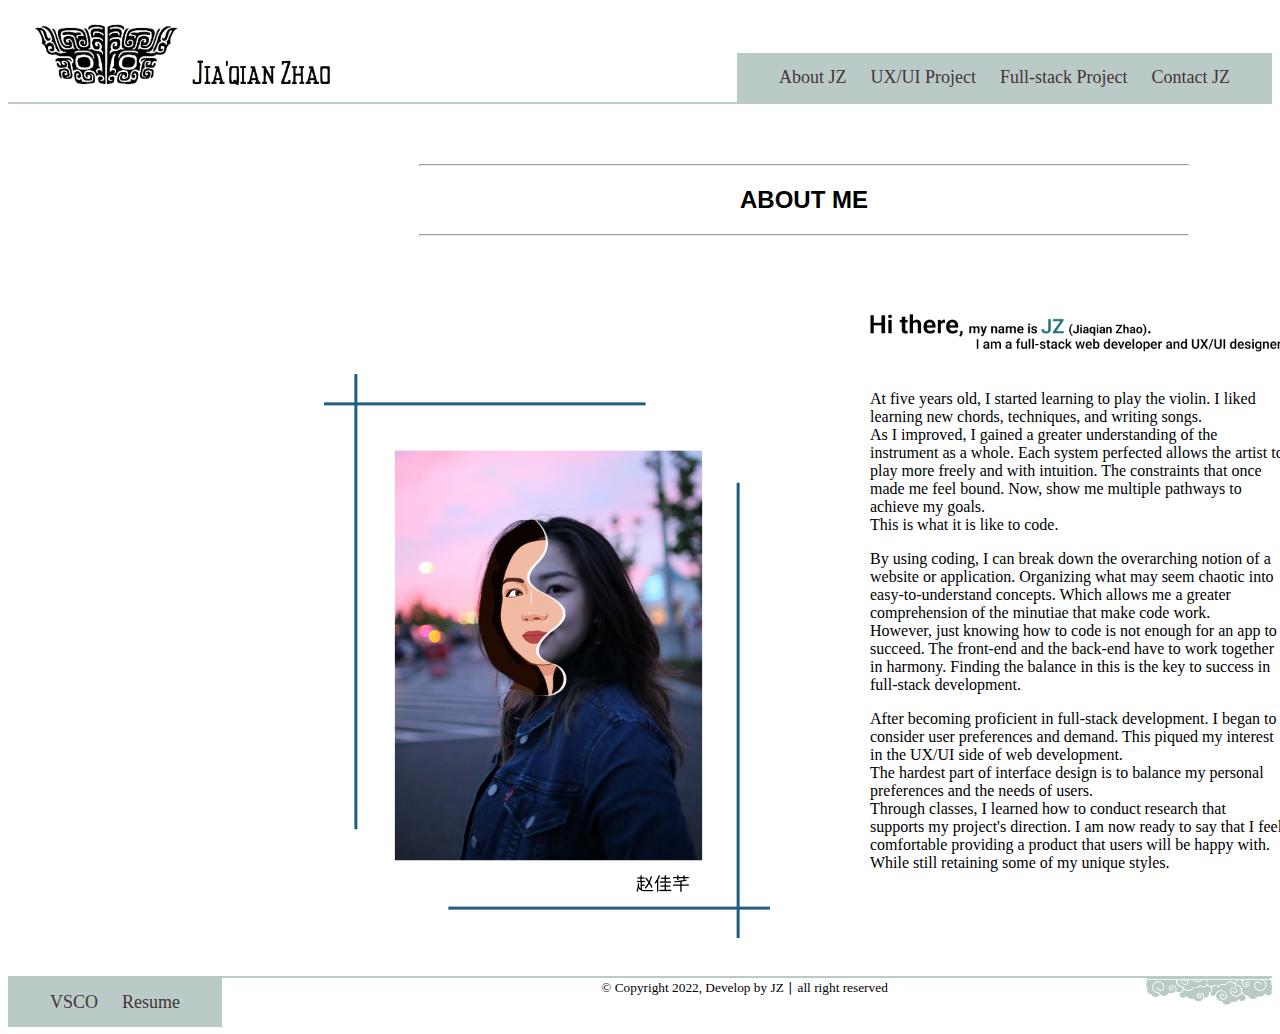
<file: index.html>
<!DOCTYPE html>
<html lang='en'>

<head>
    <meta charset='UTF-8'>
    <meta http-equiv='X-UA-Compatible' content='IE=edge'>
    <meta name='viewport' content='width=device-width, initial-scale=1.0'>
    <link href='https://cdn.jsdelivr.net/npm/bootstrap@5.1.3/dist/css/bootstrap.min.css' rel='stylesheet' integrity='sha384-1BmE4kWBq78iYhFldvKuhfTAU6auU8tT94WrHftjDbrCEXSU1oBoqyl2QvZ6jIW3' crossorigin='anonymous'>
    <link rel='stylesheet' href='styly.css' type="text/css">
    <title>About</title>
</head>

<body>
    <header>
        <div class='header'>
            <img class='hamburgerMenu' src='img/Hamburger.png' />
            <img src='img/JiaqianZhao.png' alt='logo' class='responsive'>
            <div class='header-right' id='myLinks'>
                <a class='nav-link' href='./index.html'>About JZ</a>
                <a class='nav-link' href='./UXUI.html'>UX/UI Project</a>
                <a class='nav-link' href='./Full-stack.html'>Full-stack Project</a>
                <a class='nav-link' href='./Contact.html'>Contact JZ</a>
            </div>
        </div>
    </header>

    <section class='grid'>
        <div class='container-fluid content' id='Headeing1'>
            <hr>
            <h2 class='sectionHeading' style='text-align: center'>ABOUT ME</h2>
            <hr>
        </div>
        <div class='row' id='aboutme'>
            <div class='col-sm' id='PICsession'>
                <img src='./img/JZ.png' class='img-fluid' id='JZpic'>
            </div>

            <div class='col-sm'>
                <img src='./img/1.png' class='img-fluid' id='JZabout'>
                <br>
                <br>
                <p>At five years old, I started learning to play the violin. I liked learning new chords, techniques, and writing songs. <br>As I improved, I gained a greater understanding of the instrument as a whole. Each system perfected allows the artist
                    to play more freely and with intuition. The constraints that once made me feel bound. Now, show me multiple pathways to achieve my goals. <br>This is what it is like to code. </p>
                <p>By using coding, I can break down the overarching notion of a website or application. Organizing what may seem chaotic into easy-to-understand concepts. Which allows me a greater comprehension of the minutiae that make code work.<br>However,
                    just knowing how to code is not enough for an app to succeed. The front-end and the back-end have to work together in harmony. Finding the balance in this is the key to success in full-stack development. </p>
                <p>After becoming proficient in full-stack development. I began to consider user preferences and demand. This piqued my interest in the UX/UI side of web development.<br>The hardest part of interface design is to balance my personal preferences
                    and the needs of users. <br>Through classes, I learned how to conduct research that supports my project's direction. I am now ready to say that I feel comfortable providing a product that users will be happy with. While still retaining
                    some of my unique styles. </p>
            </div>
        </div>
        </div>
    </section>

    <footer>
        <div class='footer'>
            <div class='footer-left' id='myLinks2'>
                <a class='nav-link' href='https://vsco.co/jzsweet/gallery'>VSCO</a>
                <a class='nav-link' href='./Resume-JiaqianZhao.pdf'>Resume</a>
            </div>
        </div>
        <small>&copy; Copyright 2022, Develop by JZ &#8739; all right reserved</small>
        <img class='footerR' src='img/footer1.png' />
    </footer>

    <script src='index.js'></script>
</body>

</html>
</file>
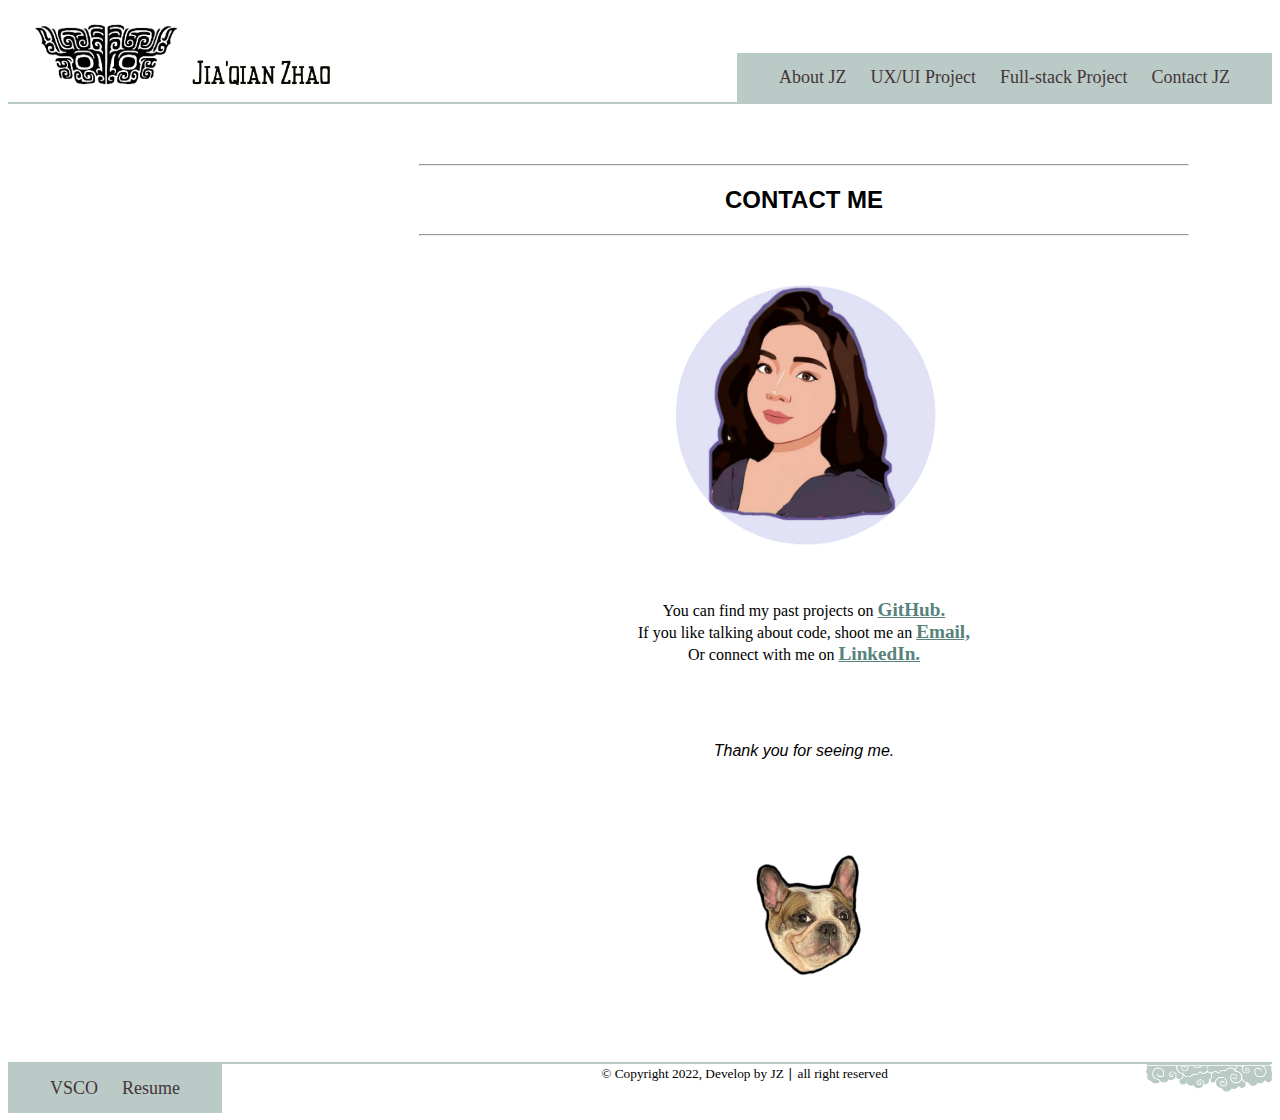
<file: Contact.html>
<!DOCTYPE html>
<html lang='en'>

<head>
    <meta charset='UTF-8'>
    <meta http-equiv='X-UA-Compatible' content='IE=edge'>
    <meta name='viewport' content='width=device-width, initial-scale=1.0'>
    <link href='https://cdn.jsdelivr.net/npm/bootstrap@5.1.3/dist/css/bootstrap.min.css' rel='stylesheet' integrity='sha384-1BmE4kWBq78iYhFldvKuhfTAU6auU8tT94WrHftjDbrCEXSU1oBoqyl2QvZ6jIW3' crossorigin='anonymous'>
    <link rel='stylesheet' href='styly.css'>
    <title>Contact</title>
</head>

<body>
    <header>
        <div class='header'>
            <img class='hamburgerMenu' src='img/Hamburger.png' />
            <img src='img/JiaqianZhao.png' alt='logo' class='responsive'>
            <div class='header-right' id='myLinks'>
                <a class='nav-link' href='./index.html'>About JZ</a>
                <a class='nav-link' href='./UXUI.html'>UX/UI Project</a>
                <a class='nav-link' href='./Full-stack.html'>Full-stack Project</a>
                <a class='nav-link' href='./Contact.html'>Contact JZ</a>
            </div>
        </div>
    </header>

    <section class='grid'>
        <div class='container-fluid content' id='Headeing4'>
            <hr>
            <h2 class='sectionHeading' style='text-align: center'>CONTACT ME</h2>
            <hr>
        </div>

        <div class='row Contact'>
            <img src='./img/JZ2.png' class='img' id='jz2'>
            <p></p>
            <div class='container' style='text-align: center;' id='contactMe'>
                <p1>You can find my past projects on <a href='https://github.com/JZSweet' style='font-weight: bold; font-size: larger; color: #57837B;'>GitHub.</a></p1><br>
                <p1>If you like talking about code, shoot me an <a href='mailto: workmailjz@gmail.com' style='font-weight: bold; font-size: larger; color: #57837B;'>Email,</a></p1><br>
                <p1>Or connect with me on <a href='https://www.linkedin.com/in/jiaqian-zhao/' style='font-weight: bold; font-size: larger; color: #57837B;'>LinkedIn.</a></p1>
            </div>
        </div>

        <div class='row'>
            <div class='container' style='text-align: center;'>
                <p1 style='font-family: Verdana, Geneva, Tahoma, sans-serif; font-style: italic; font-weight: 300;'>Thank you for seeing me.</p1>
            </div>
            <section class='grid APPA'>
                <div class='gridChild APPA' style='margin-left: 17%;'>
                    <img class='bounceboy' src='./img/appa.png'>
                </div>
            </section>
        </div>
    </section>

    <footer>
        <div class='footer'>
            <div class='footer-left' id='myLinks2'>
                <a class='nav-link' href='https://vsco.co/jzsweet/gallery'>VSCO</a>
                <a class='nav-link' href='./Resume-JiaqianZhao.pdf'>Resume</a>
            </div>
        </div>
        <small>&copy; Copyright 2022, Develop by JZ &#8739; all right reserved</small>
        <img class='footerR' src='img/footer1.png' />
    </footer>

    <script src='index.js'></script>
</body>

</html>
</file>
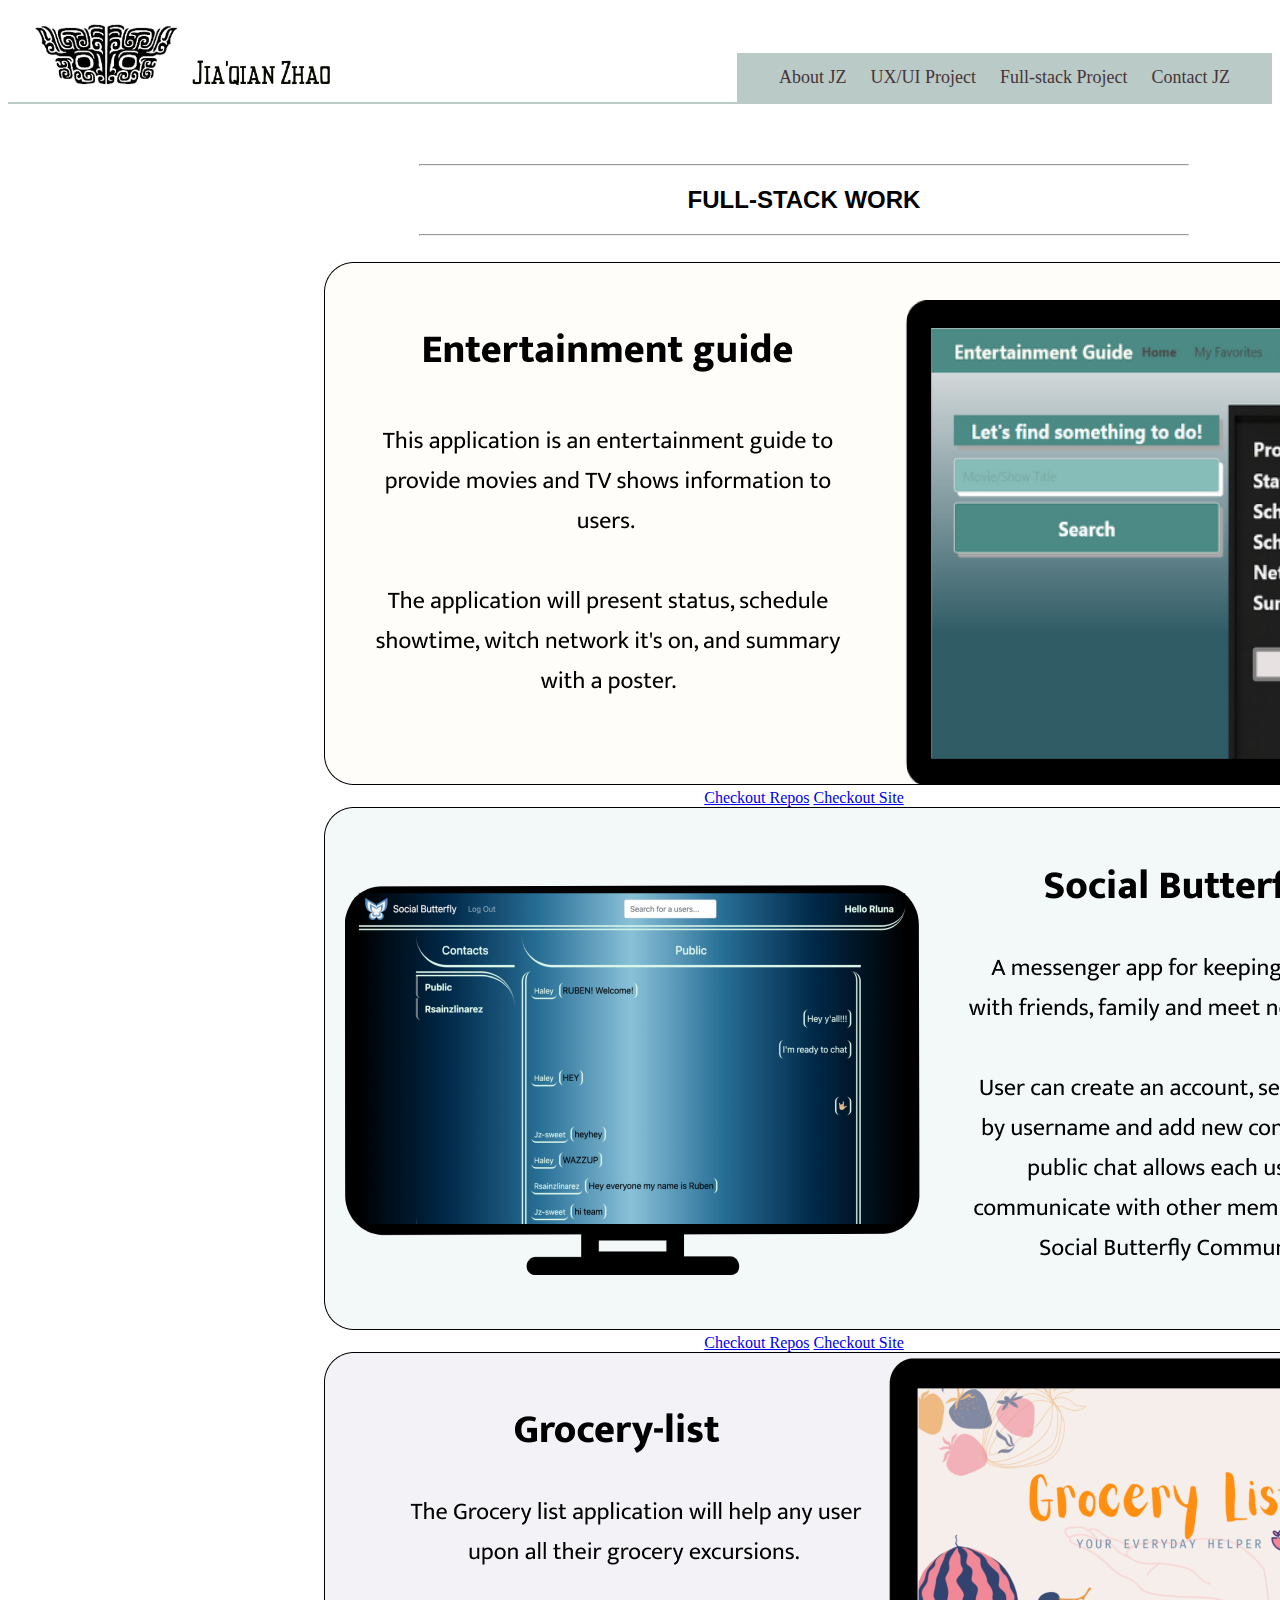
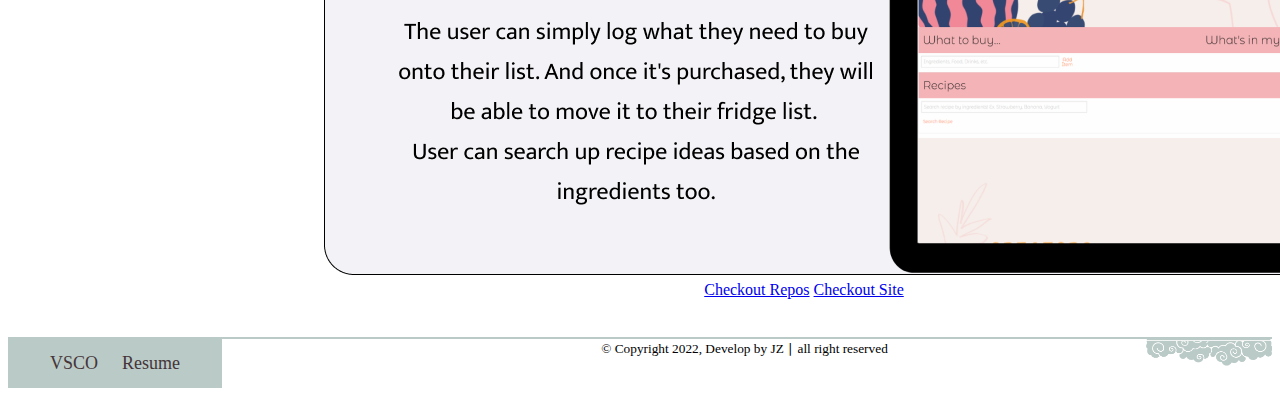
<file: Full-stack.html>
<!DOCTYPE html>
<html lang='en'>

<head>
    <meta charset='UTF-8'>
    <meta http-equiv='X-UA-Compatible' content='IE=edge'>
    <meta name='viewport' content='width=device-width, initial-scale=1.0'>
    <link href='https://cdn.jsdelivr.net/npm/bootstrap@5.1.3/dist/css/bootstrap.min.css' rel='stylesheet' integrity='sha384-1BmE4kWBq78iYhFldvKuhfTAU6auU8tT94WrHftjDbrCEXSU1oBoqyl2QvZ6jIW3' crossorigin='anonymous'>
    <link rel='stylesheet' href='styly.css'>
    <title>Full-stack Project</title>
</head>

<body>
    <header>
        <div class='header'>
            <img class='hamburgerMenu' src='img/Hamburger.png' />
            <img src='img/JiaqianZhao.png' alt='logo' class='responsive'>
            <div class='header-right' id='myLinks'>
                <a class='nav-link' href='./index.html'>About JZ</a>
                <a class='nav-link' href='./UXUI.html'>UX/UI Project</a>
                <a class='nav-link' href='./Full-stack.html'>Full-stack Project</a>
                <a class='nav-link' href='./Contact.html'>Contact JZ</a>
            </div>
        </div>
    </header>

    <section class='grid'>
        <div class='container-fluid content' id='Headeing3'>
            <hr>
            <h2 class='sectionHeading' style='text-align: center'>FULL-STACK WORK</h2>
            <hr>
        </div>
        <br>
        <div class='row fullStack'>
            <img src='./img/Frame7.png' class='img-top' alt='eGuide'>
            <div class='card-body' style='text-align: center;'>
                <a href='https://github.com/JZSweet/entertainment-guide/' class='btn btn-outline-success'>Checkout Repos</a>
                <a href='https://kytaylor.github.io/entertainment-guide/' class='btn btn-outline-success'>Checkout Site</a>
            </div>
        </div>
        <div class='row fullStack'>
            <img src='./img/Frame8.png' class='img-top' alt='Butterfly'>
            <div class='card-body' style='text-align: center;'>
                <a href='https://github.com/JZSweet/messenger-app' class='btn btn-outline-success'>Checkout Repos</a>
                <a href='https://messenger-app-rsl.herokuapp.com/Login' class='btn btn-outline-success'>Checkout Site</a>
            </div>
        </div>
        <div class='row fullStack'>
            <img src='./img/Frame9.png' class='img-top' alt='Grocerylist'>
            <div class='card-body' style='text-align: center;'>
                <a href='https://github.com/rheannemr/Grocery-list' class='btn btn-outline-success'>Checkout Repos</a>
                <a href='https://the-grocery-list.herokuapp.com/' class='btn btn-outline-success'>Checkout Site</a>
            </div>
        </div>
    </section>

    <footer>
        <div class='footer'>
            <div class='footer-left' id='myLinks2'>
                <a class='nav-link' href='https://vsco.co/jzsweet/gallery'>VSCO</a>
                <a class='nav-link' href='./Resume-JiaqianZhao.pdf'>Resume</a>
            </div>
        </div>
        <small>&copy; Copyright 2022, Develop by JZ &#8739; all right reserved</small>
        <img class='footerR' src='img/footer1.png' />
    </footer>

    <script src='index.js'></script>
</body>

</html>
</file>
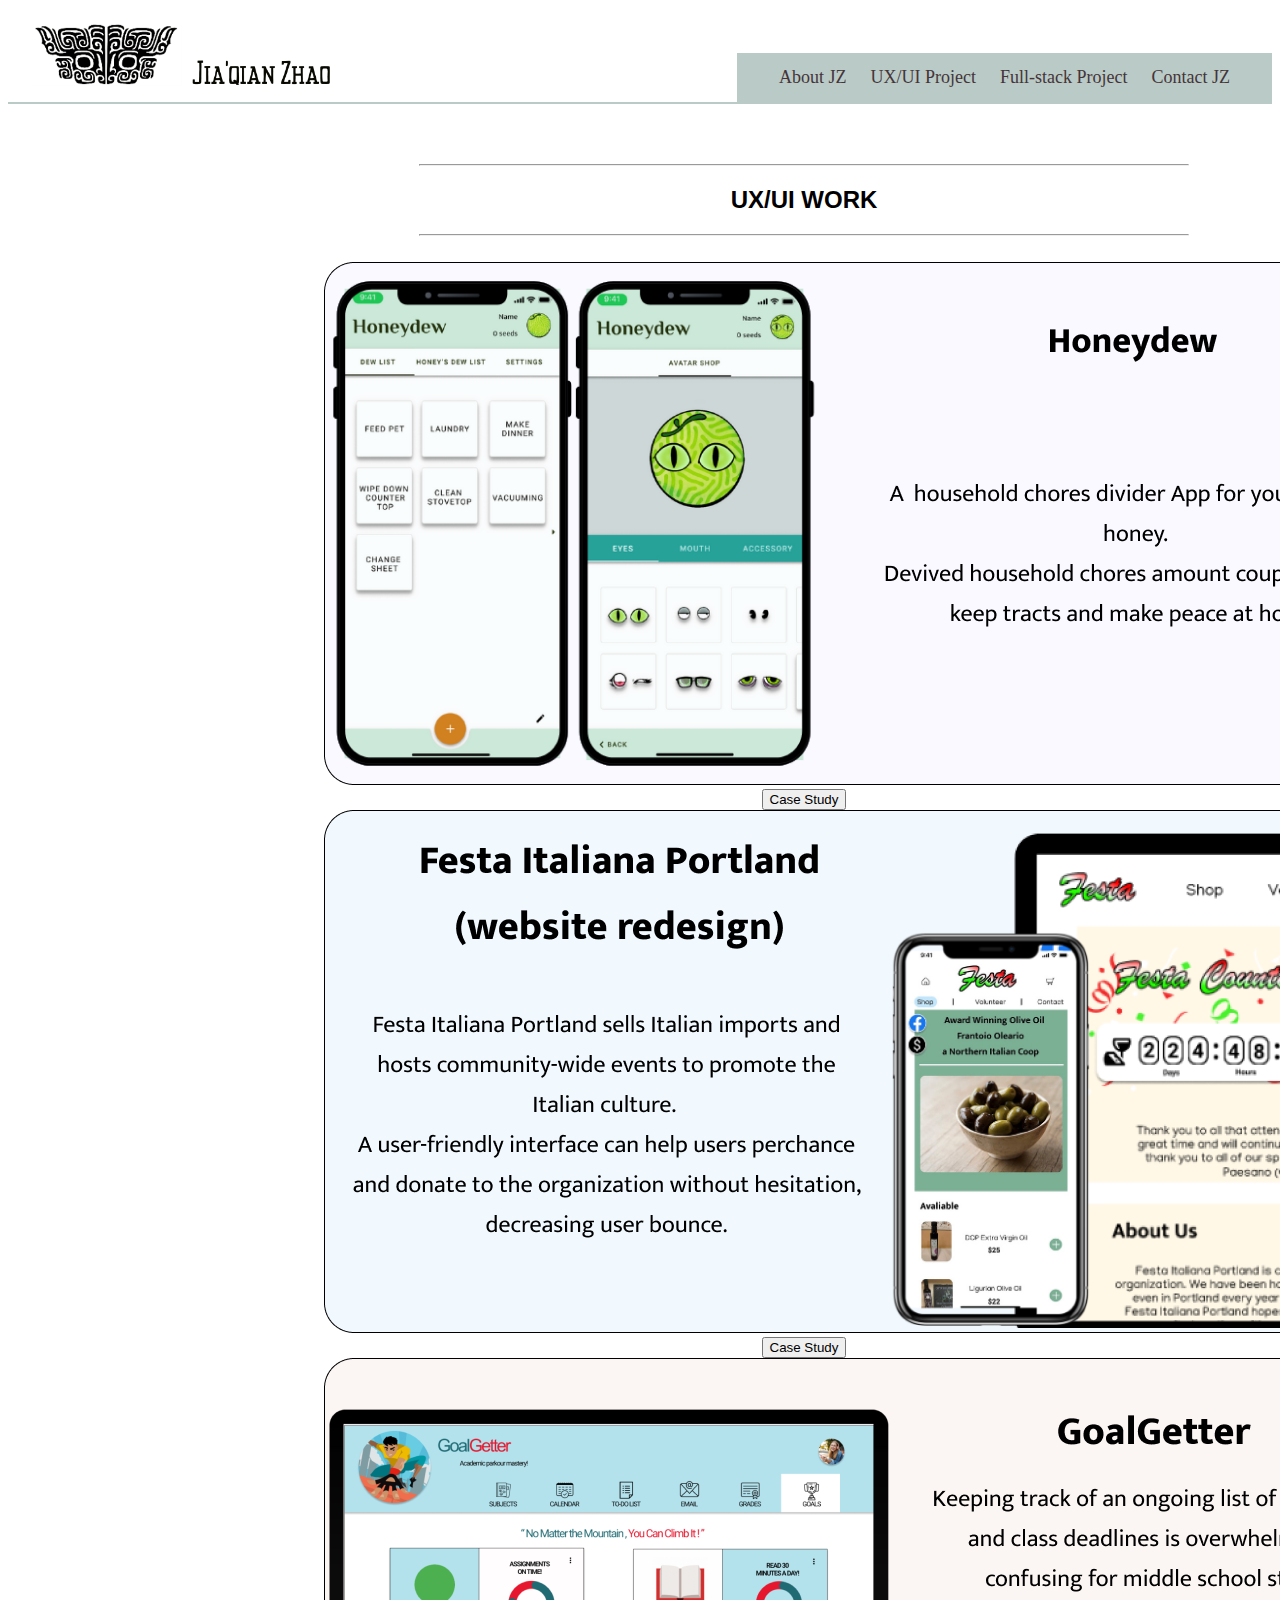
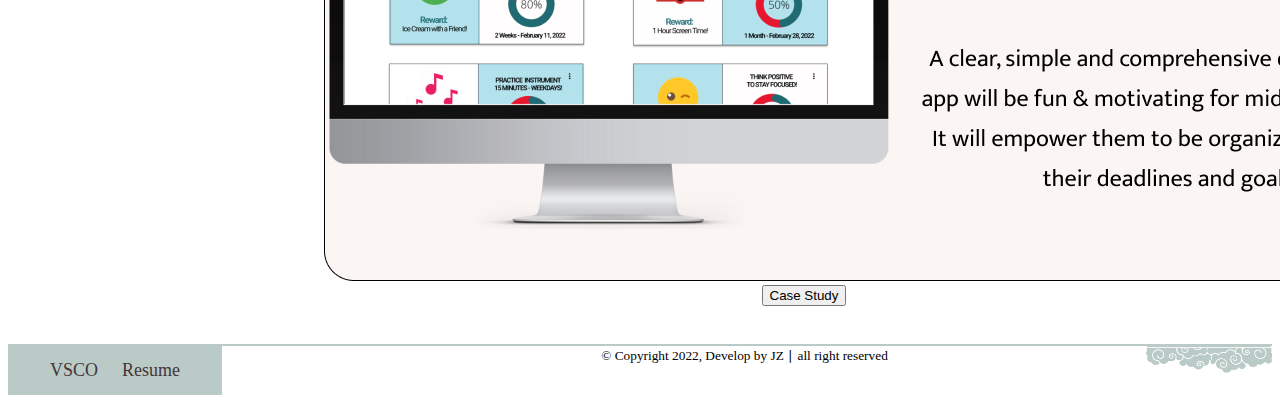
<file: UXUI.html>
<!DOCTYPE html>
<html lang='en'>

<head>
    <meta charset='UTF-8'>
    <meta http-equiv='X-UA-Compatible' content='IE=edge'>
    <meta name='viewport' content='width=device-width, initial-scale=1.0'>
    <link href='https://cdn.jsdelivr.net/npm/bootstrap@5.1.3/dist/css/bootstrap.min.css' rel='stylesheet' integrity='sha384-1BmE4kWBq78iYhFldvKuhfTAU6auU8tT94WrHftjDbrCEXSU1oBoqyl2QvZ6jIW3' crossorigin='anonymous'>
    <link rel='stylesheet' href='styly.css'>
    <title>UX/UI Project</title>
</head>

<body>
    <header>
        <div class='header'>
            <img class='hamburgerMenu' src='img/Hamburger.png' />
            <img src='img/JiaqianZhao.png' alt='logo' class='responsive'>
            <div class='header-right' id='myLinks'>
                <a class='nav-link' href='./index.html'>About JZ</a>
                <a class='nav-link' href='./UXUI.html'>UX/UI Project</a>
                <a class='nav-link' href='./Full-stack.html'>Full-stack Project</a>
                <a class='nav-link' href='./Contact.html'>Contact JZ</a>
            </div>
        </div>
    </header>

    <section class='grid'>
        <div class='container content' id='Headeing2'>
            <hr>
            <h2 class='sectionHeading' style='text-align: center'>UX/UI WORK</h2>
            <hr>
        </div>
        <br>
        <div class='row UXUI'>
            <img src='./img/Frame1.png' class='img-top' alt='HoneyDew'>
            <div class='card-body' style='text-align: center;'>
                <button type='button' class='btn btn-outline-success' onclick='openWindow()'>Case Study</a>
            </div>
        </div>
        <div class='row UXUI'>
            <img src='./img/Frame2.png' class='img-top' alt='Festa'>
            <div class='card-body' style='text-align: center;'>
                <button type='button' class='btn btn-outline-success' onclick='openWindow2()'>Case Study</a>
            </div>
        </div>
        <div class='row UXUI'>
            <img src='./img/Frame3.png' class='img-top' alt='GoalGetter'>
            <div class='card-body' style='text-align: center;'>
                <button type='button' class='btn btn-outline-success' onclick='openWindow3()'>Case Study</a>
            </div>
        </div>
    </section>

    <footer>
        <div class='footer'>
            <div class='footer-left' id='myLinks2'>
                <a class='nav-link' href='https://vsco.co/jzsweet/gallery'>VSCO</a>
                <a class='nav-link' href='./Resume-JiaqianZhao.pdf'>Resume</a>
            </div>
        </div>
        <small>&copy; Copyright 2022, Develop by JZ &#8739; all right reserved</small>
        <img class='footerR' src='img/footer1.png' />
    </footer>

    <script src='index.js'></script>
</body>

</html>
</file>
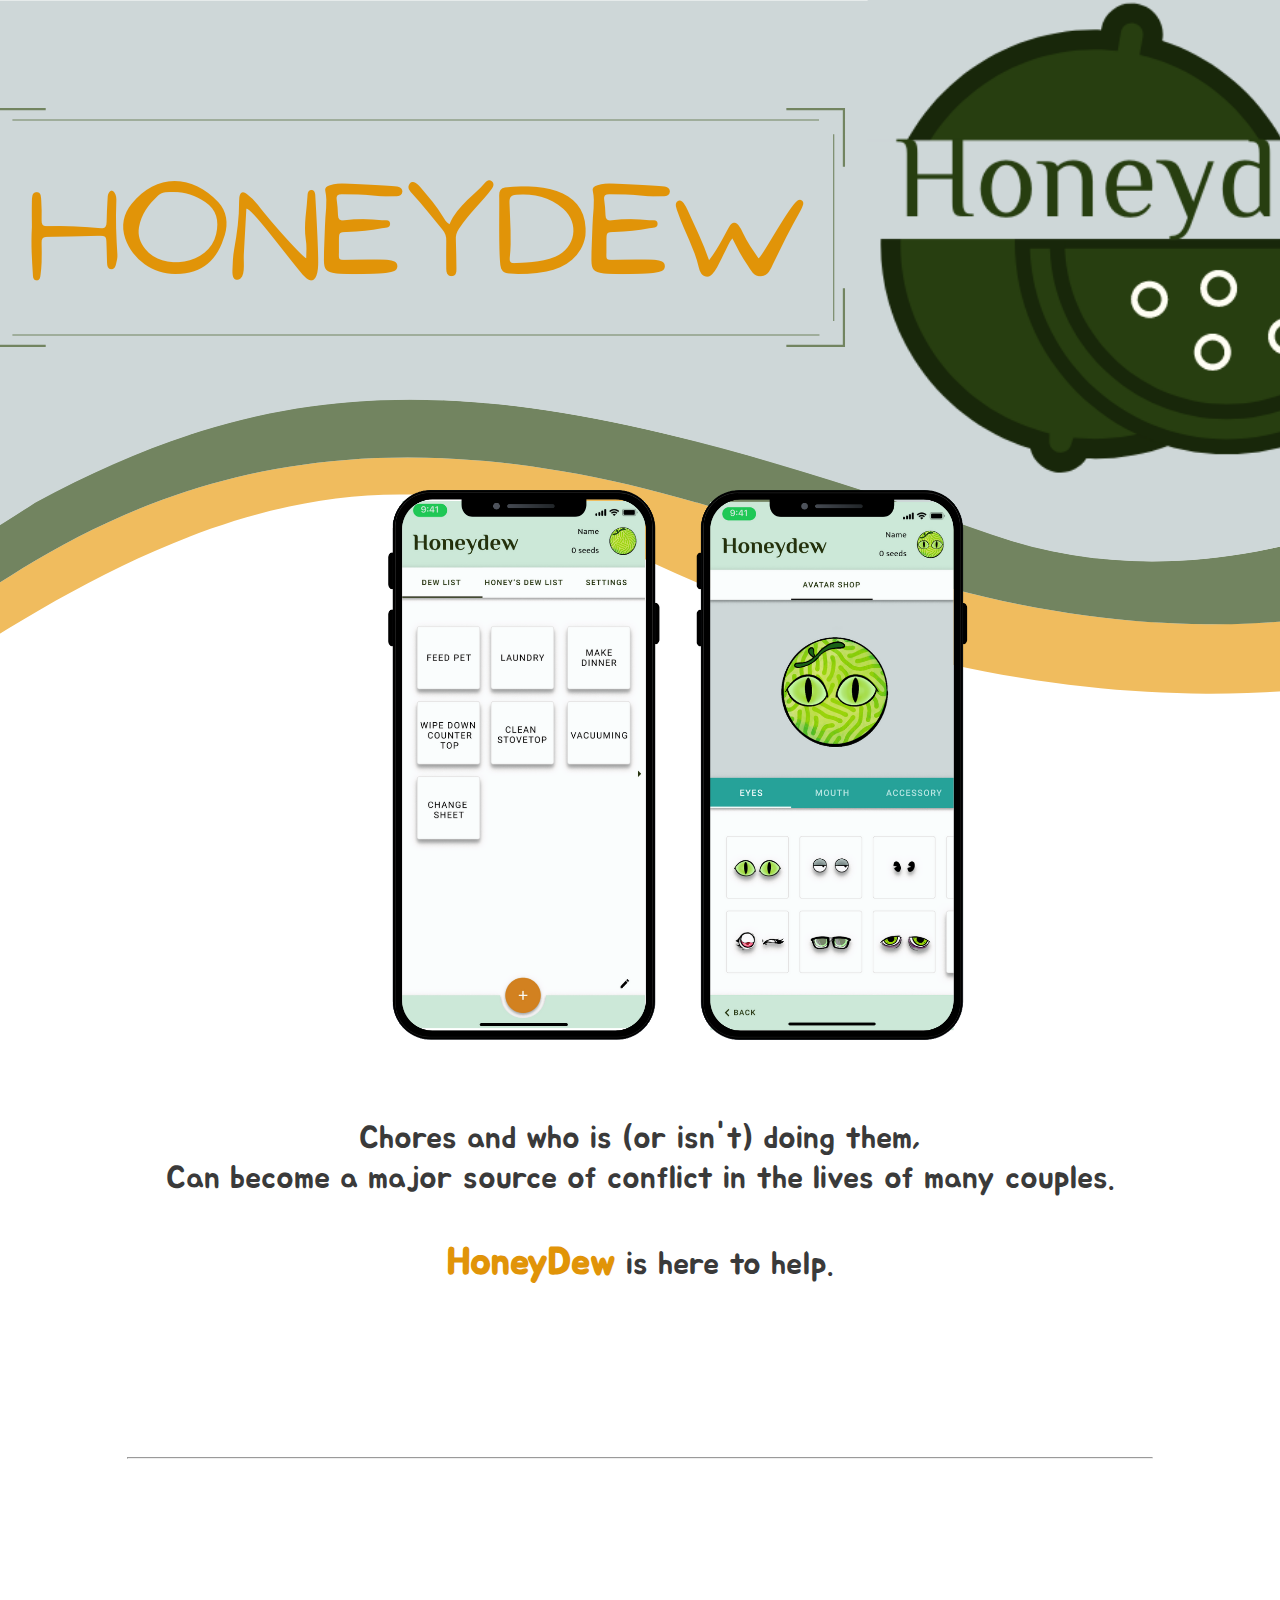
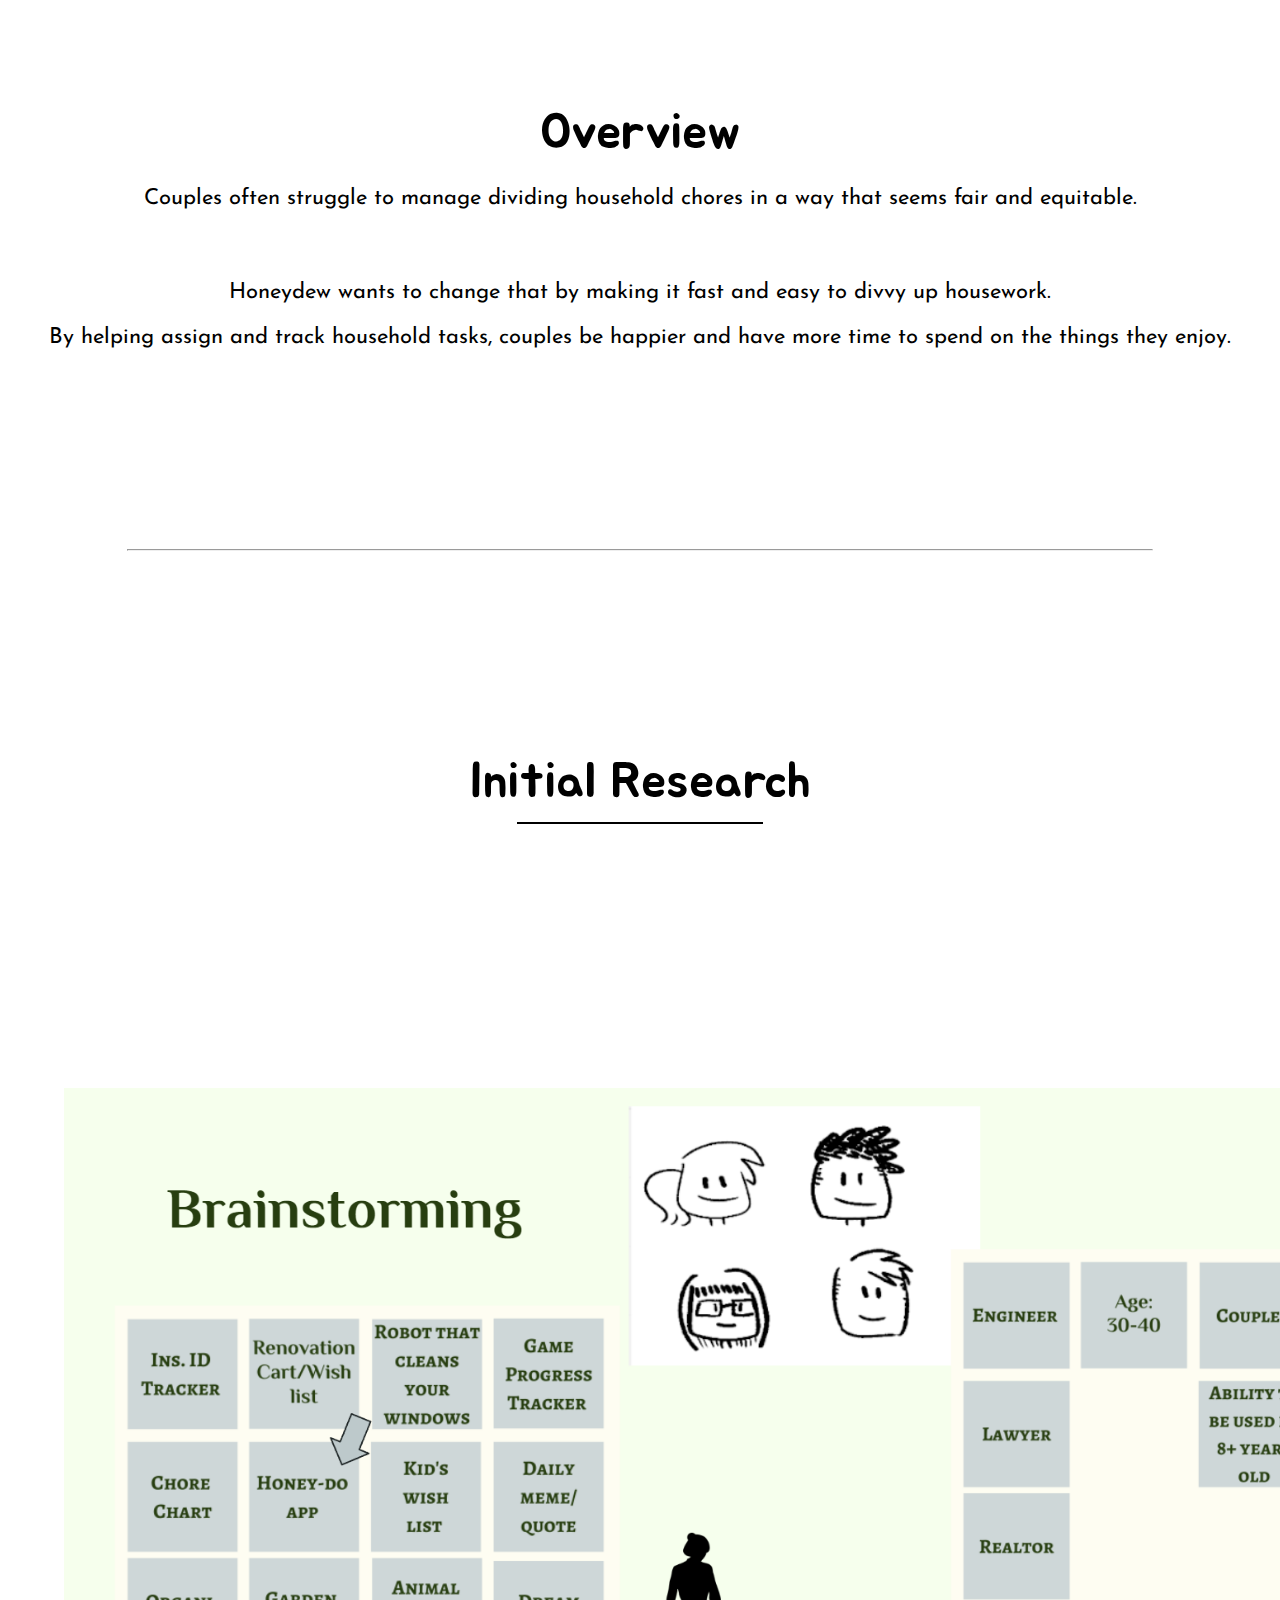
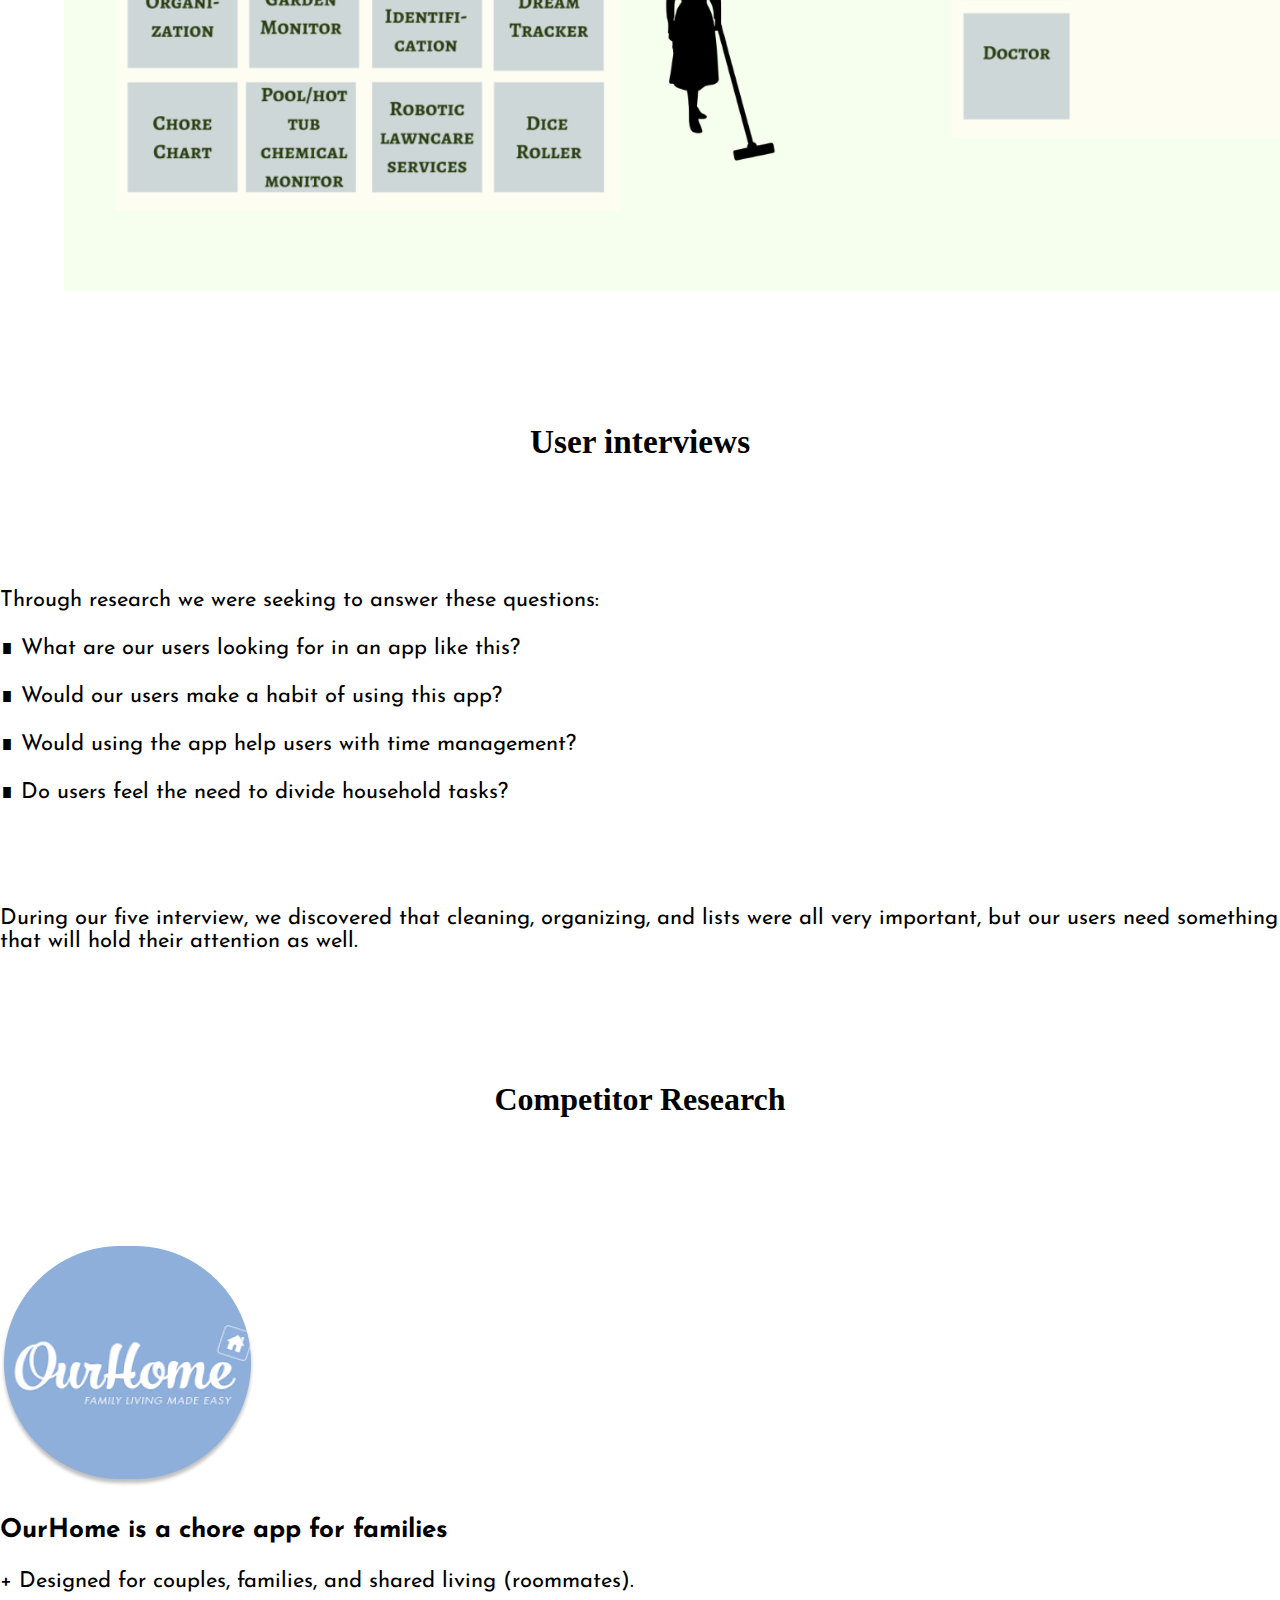
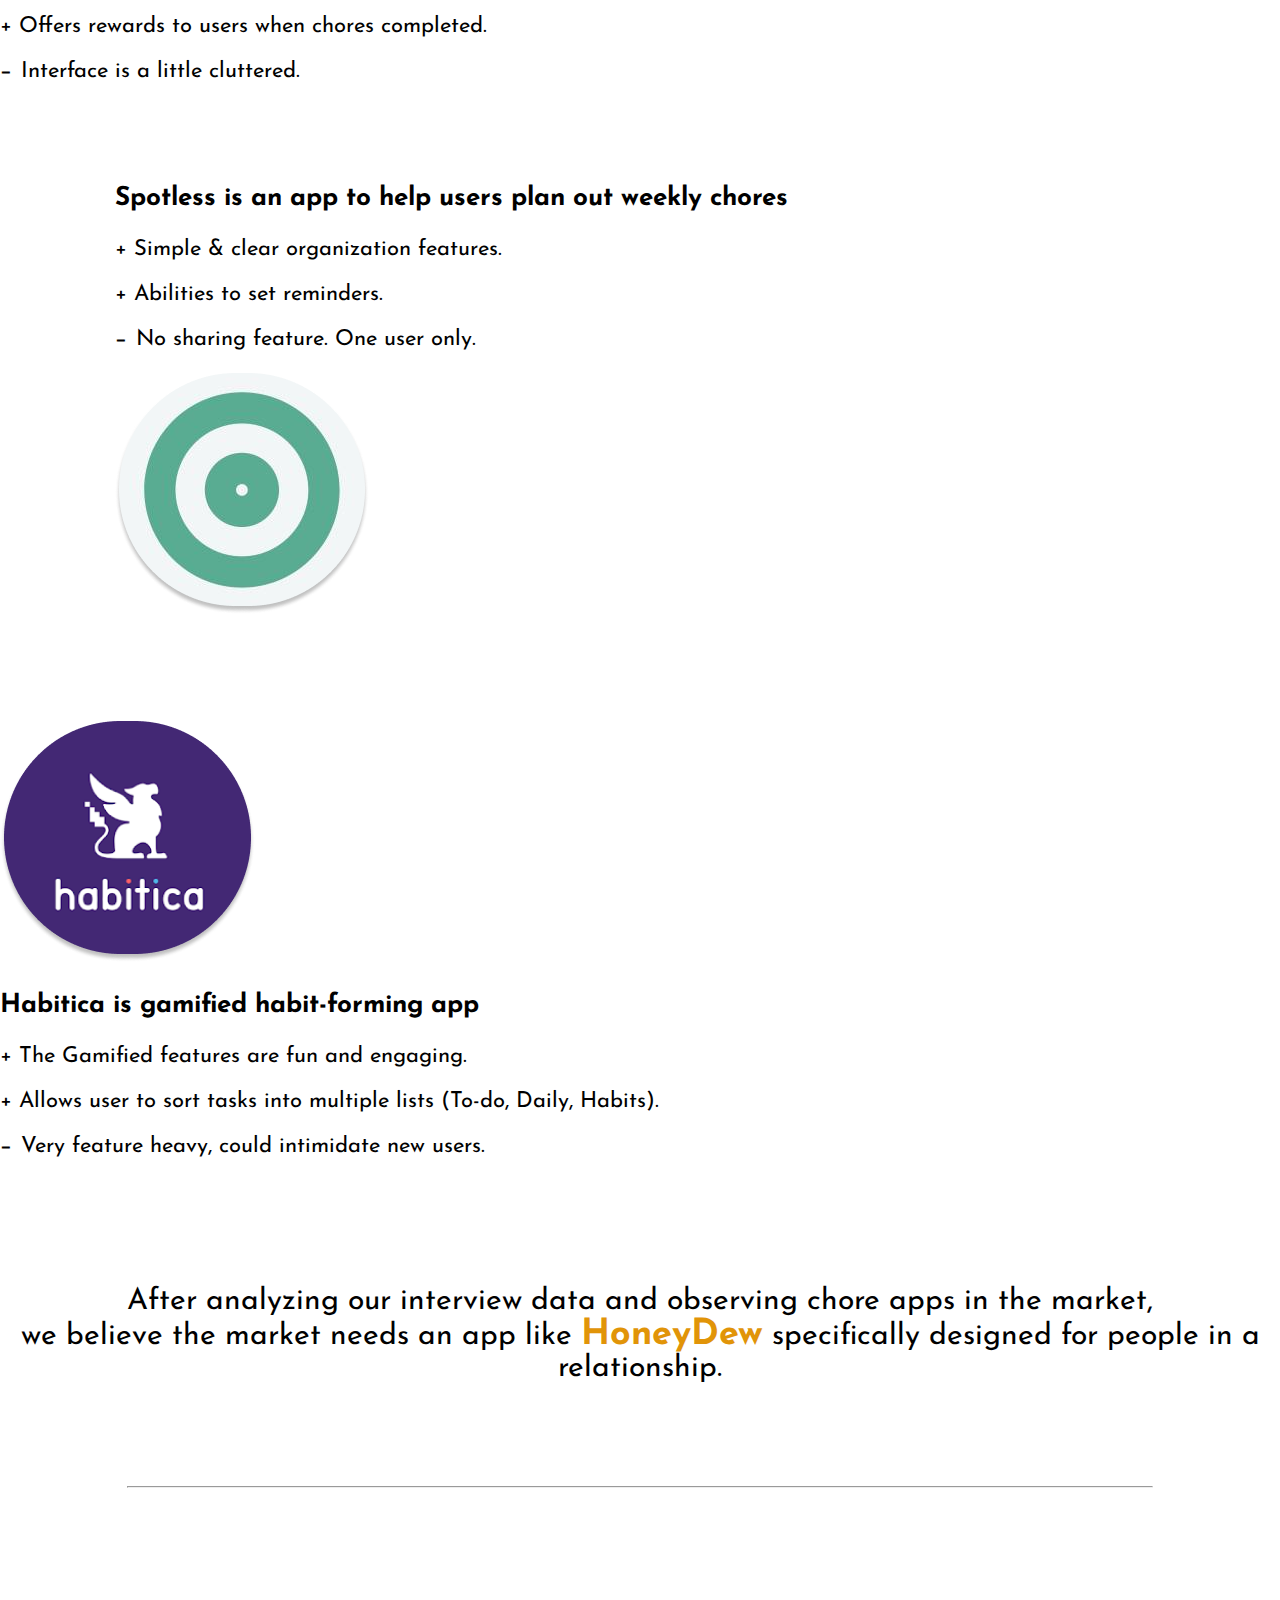
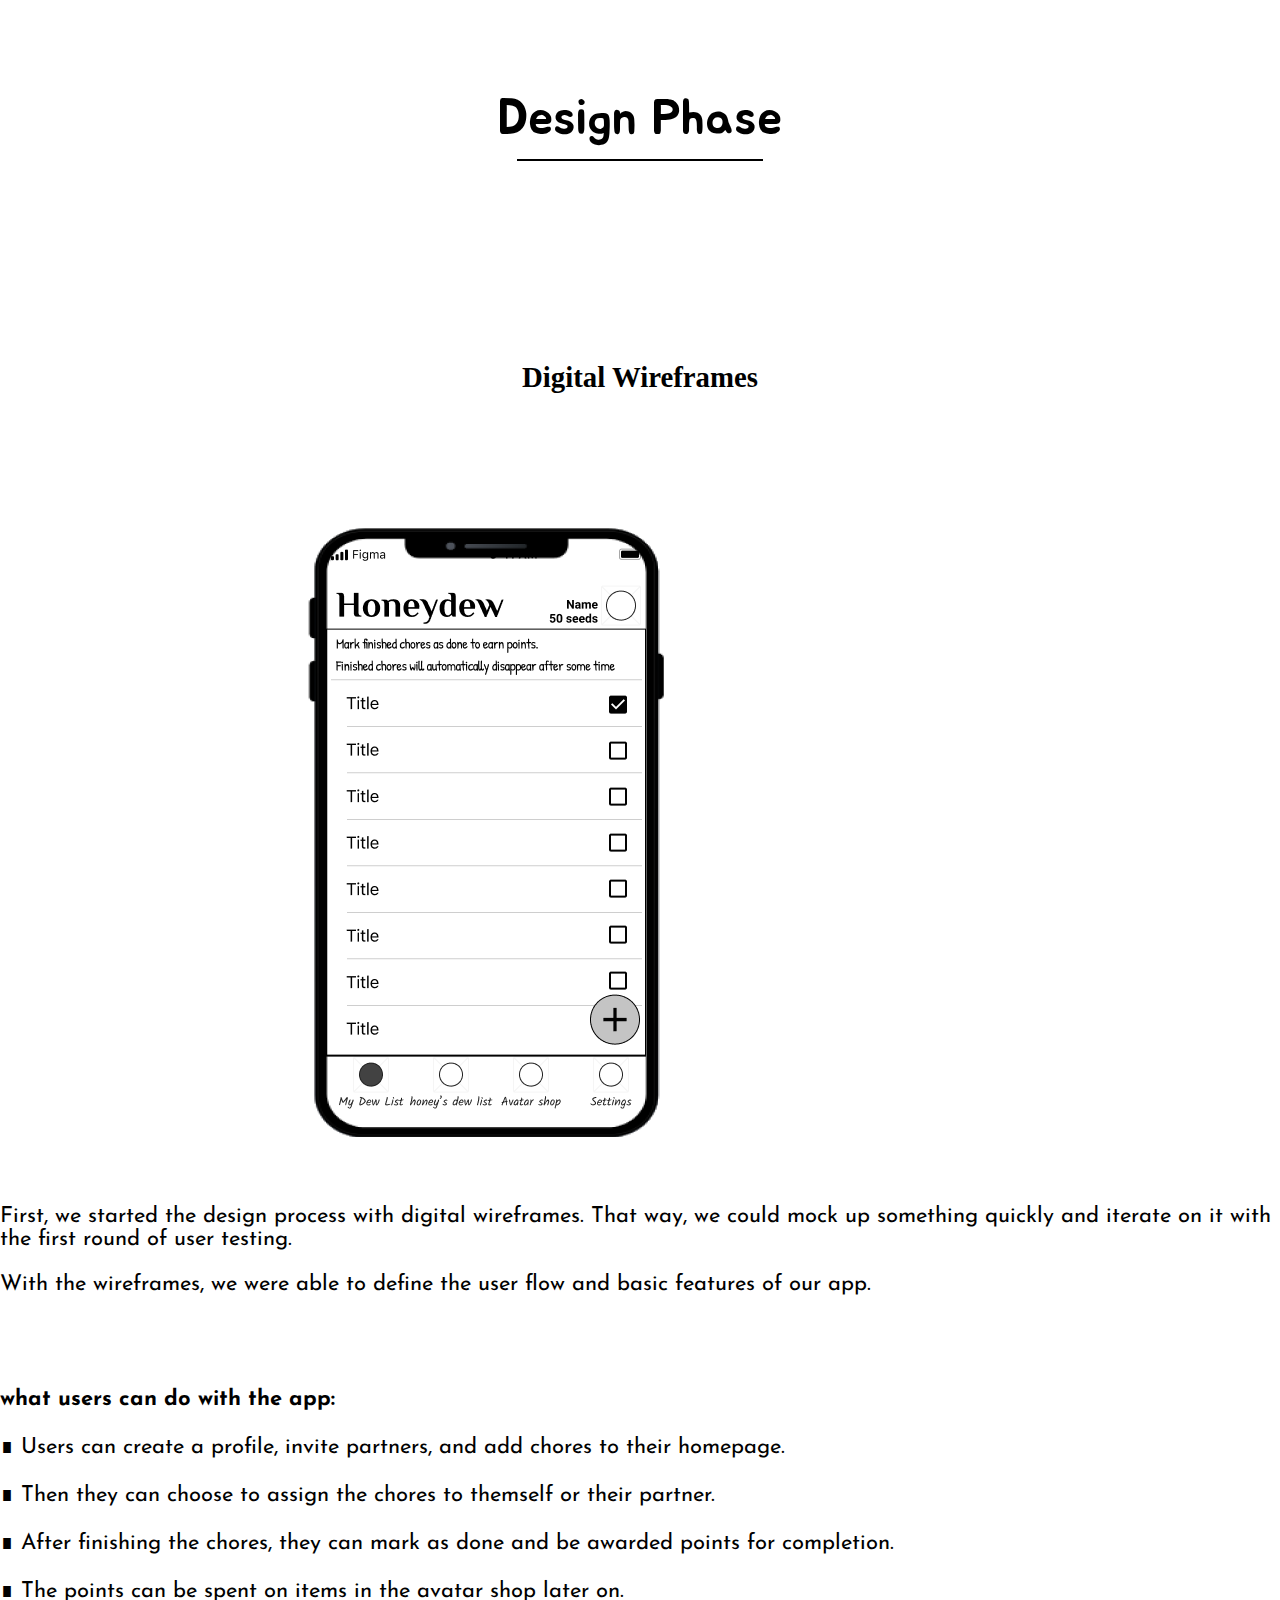
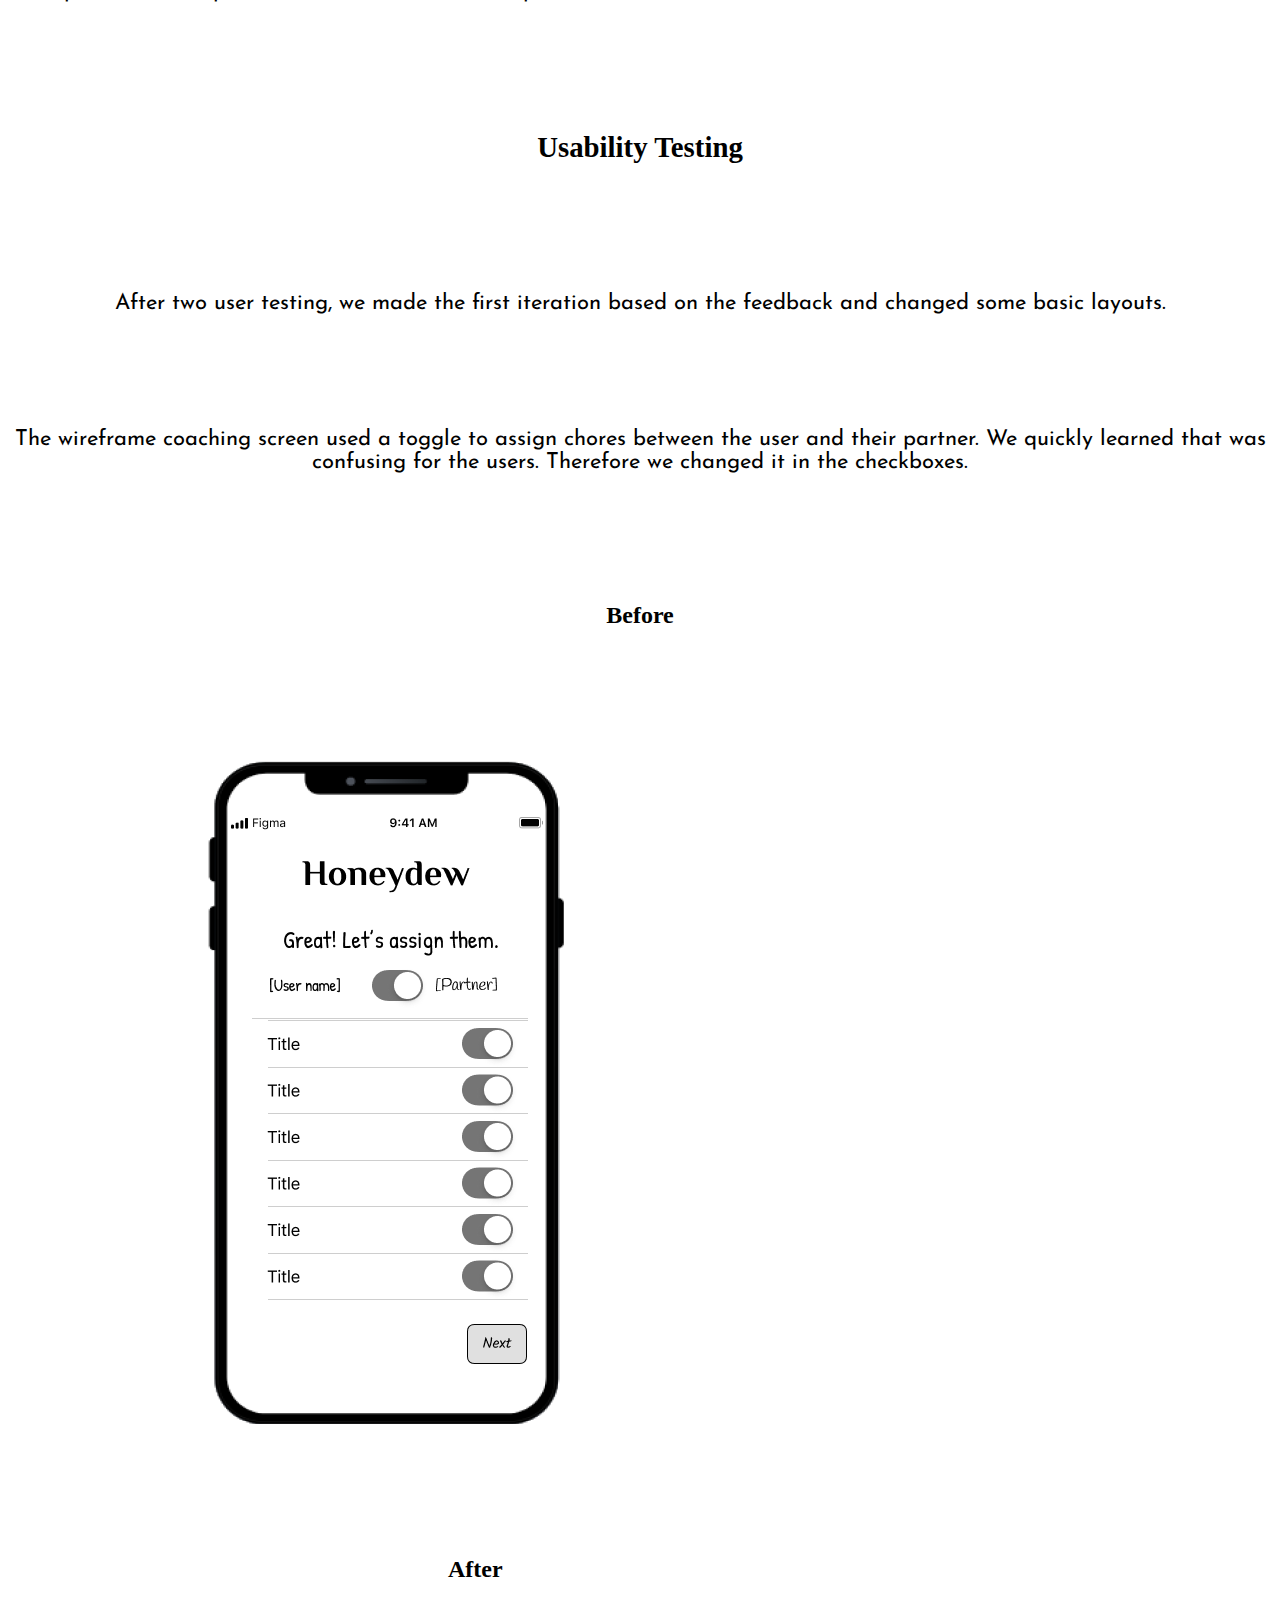
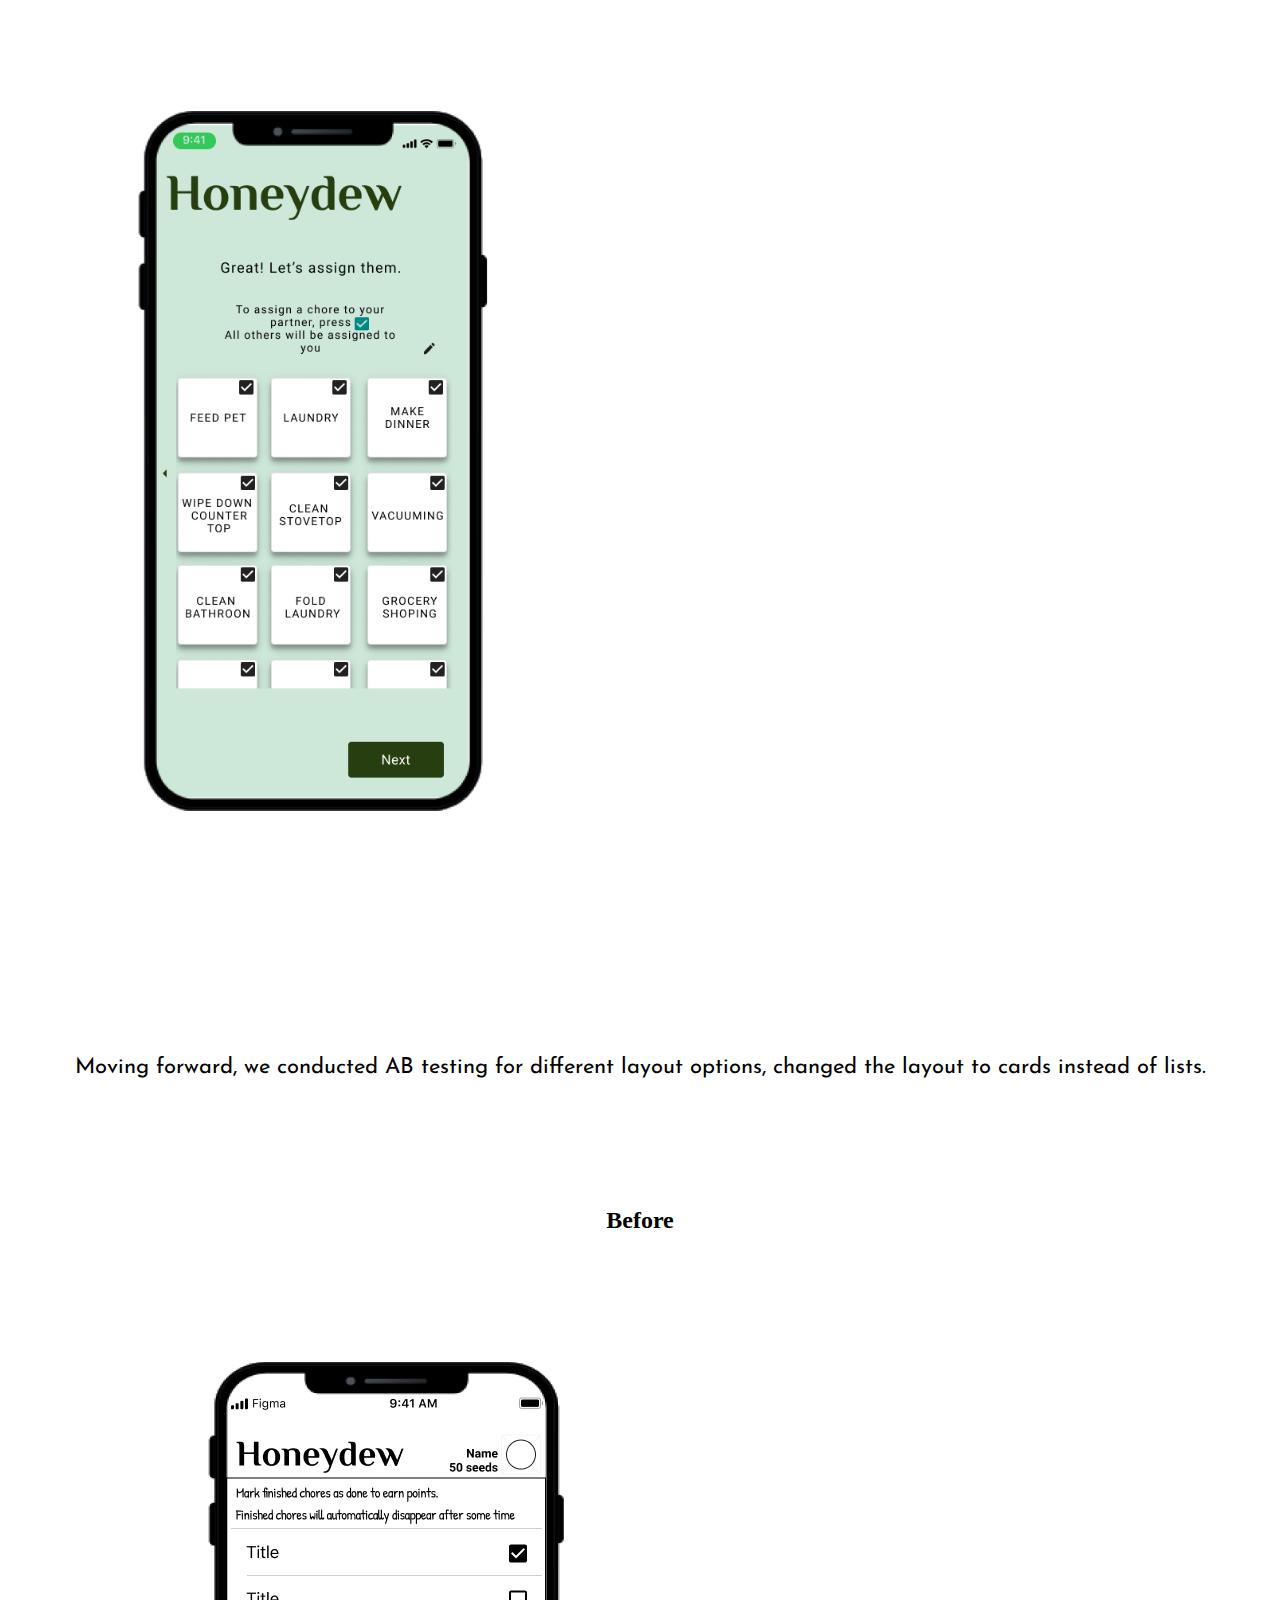
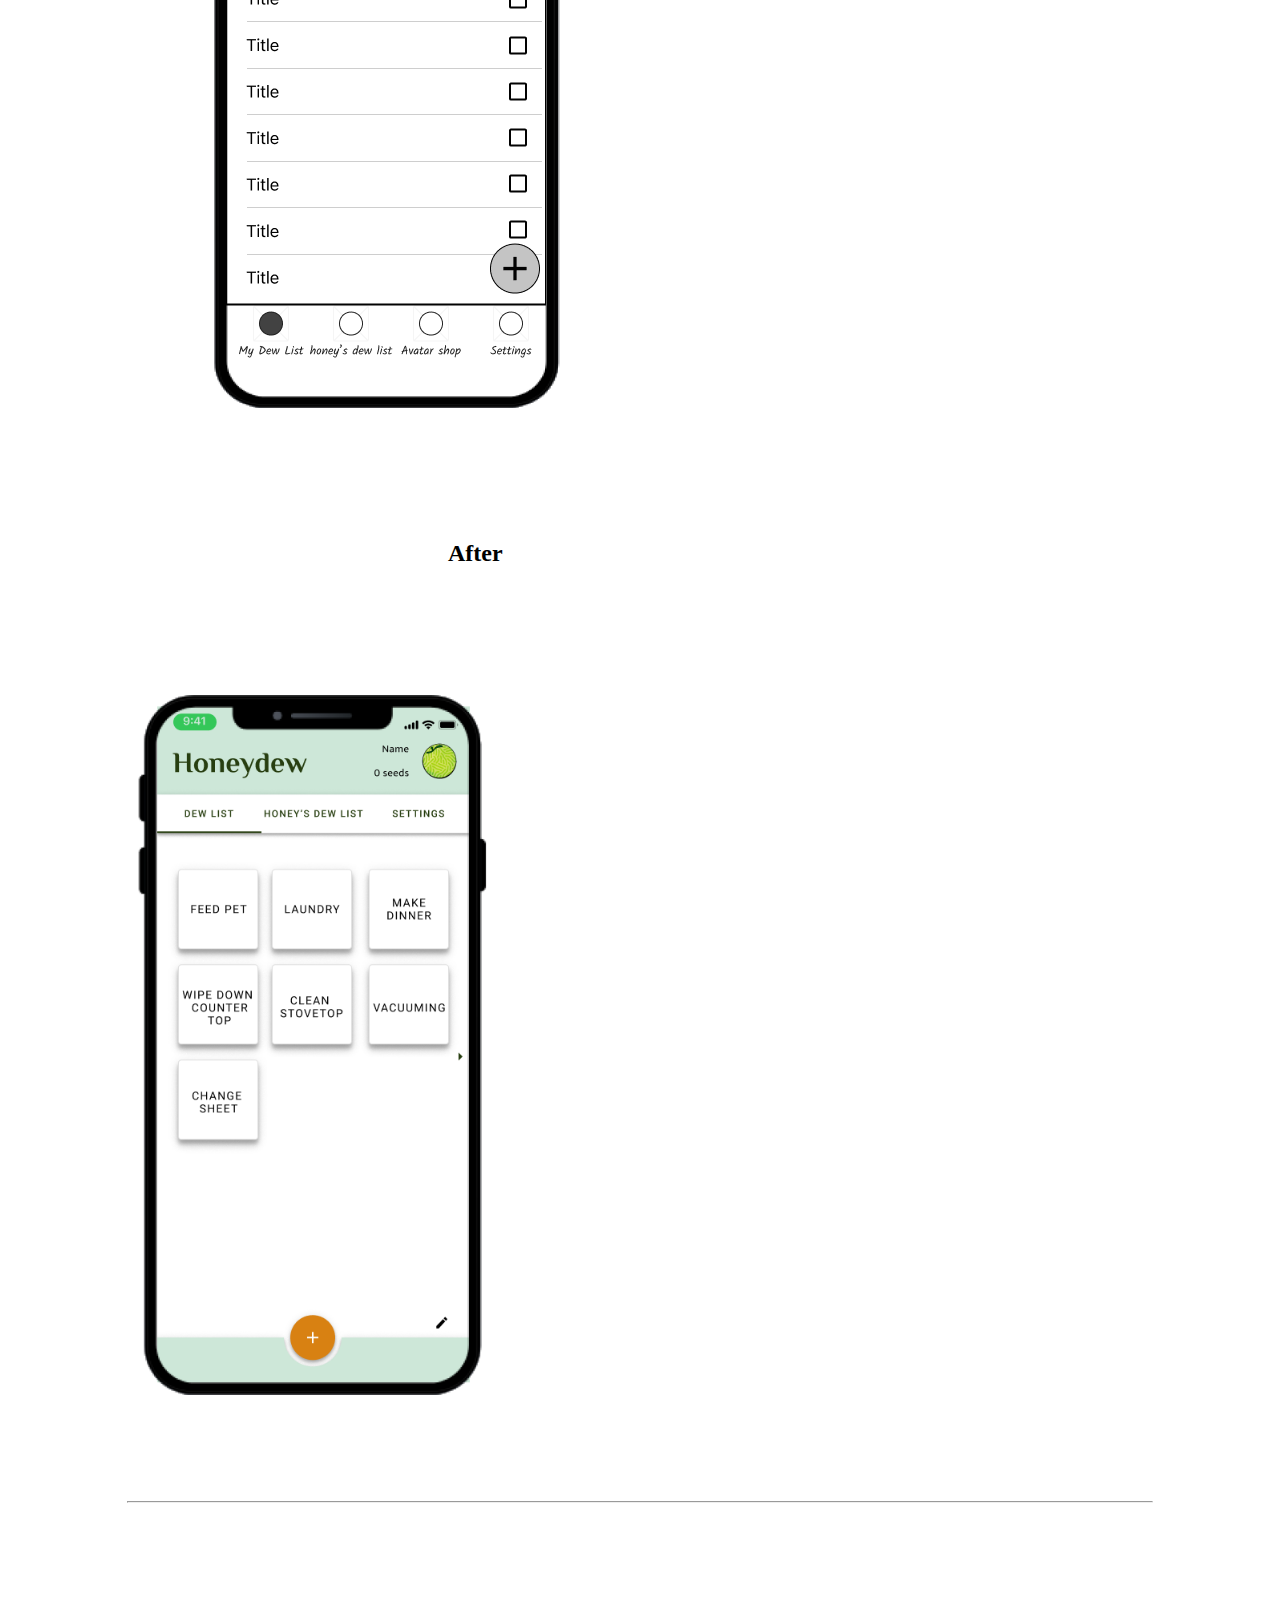
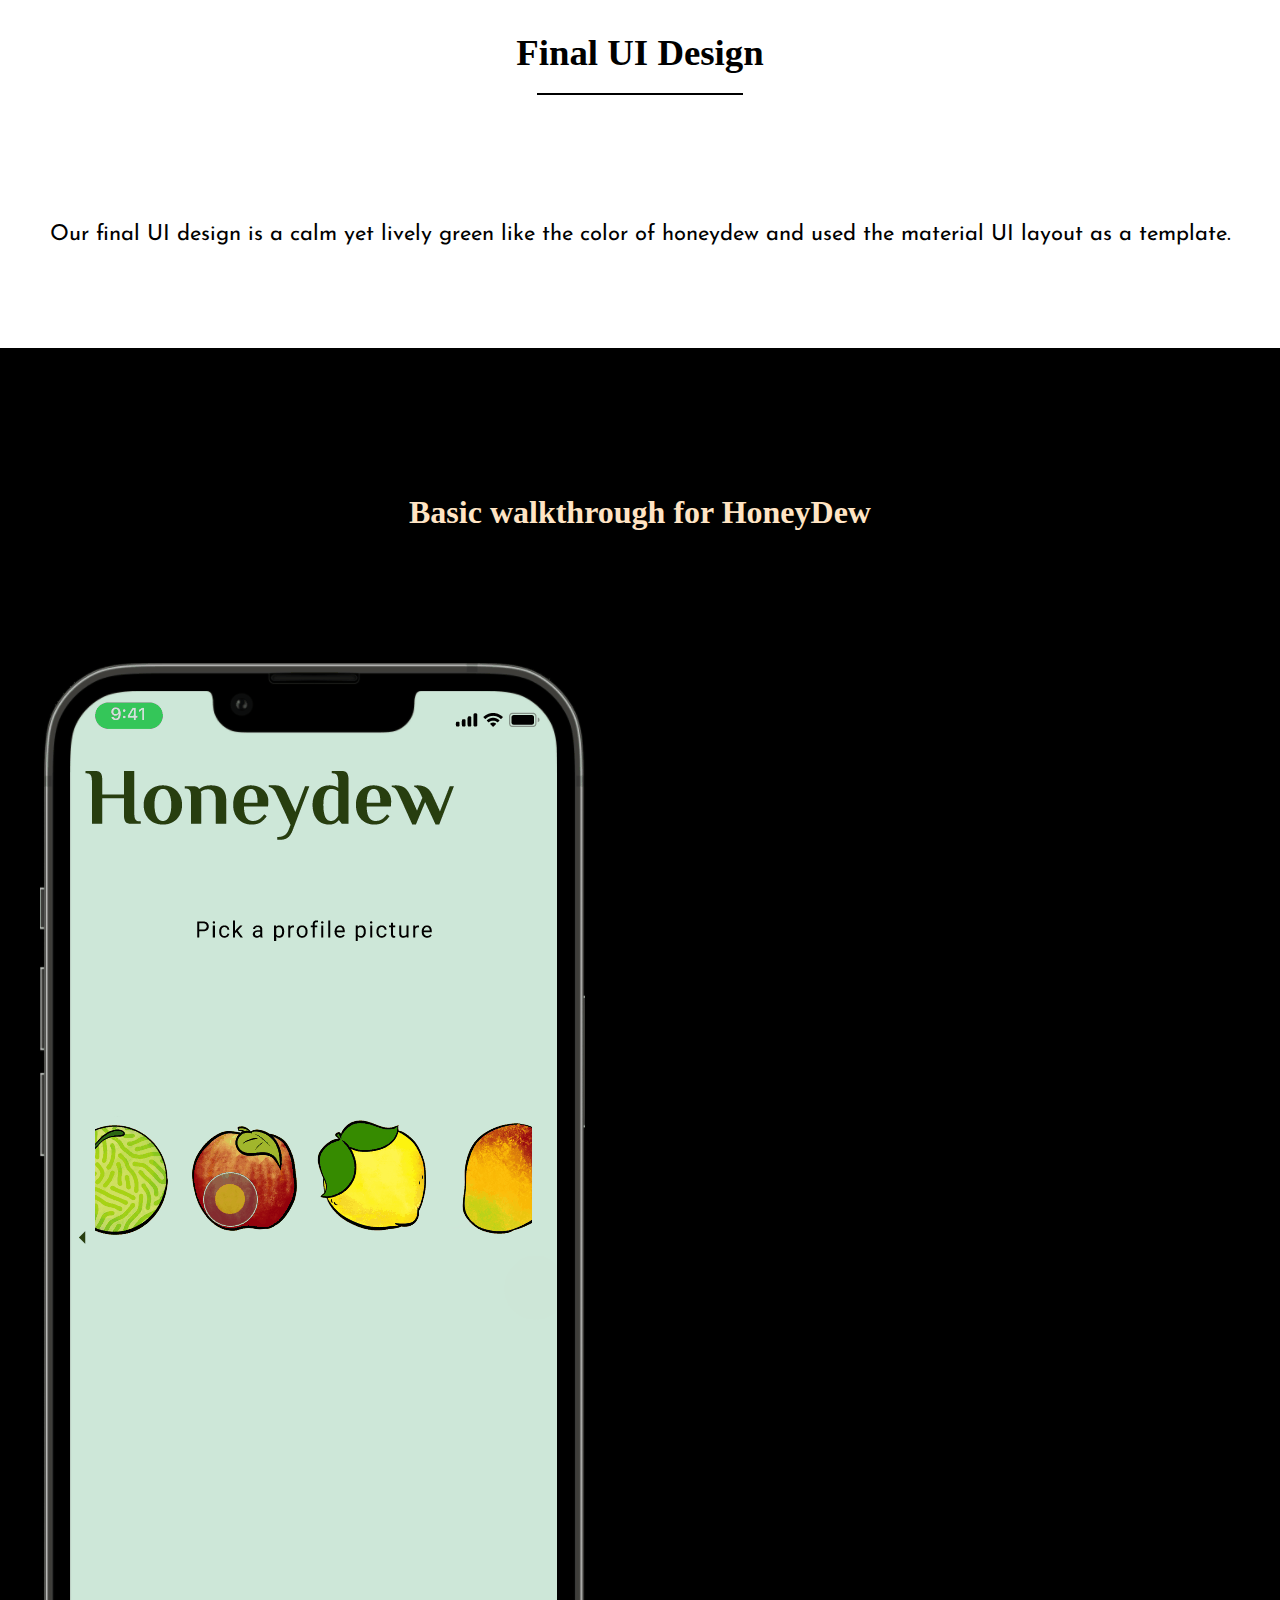
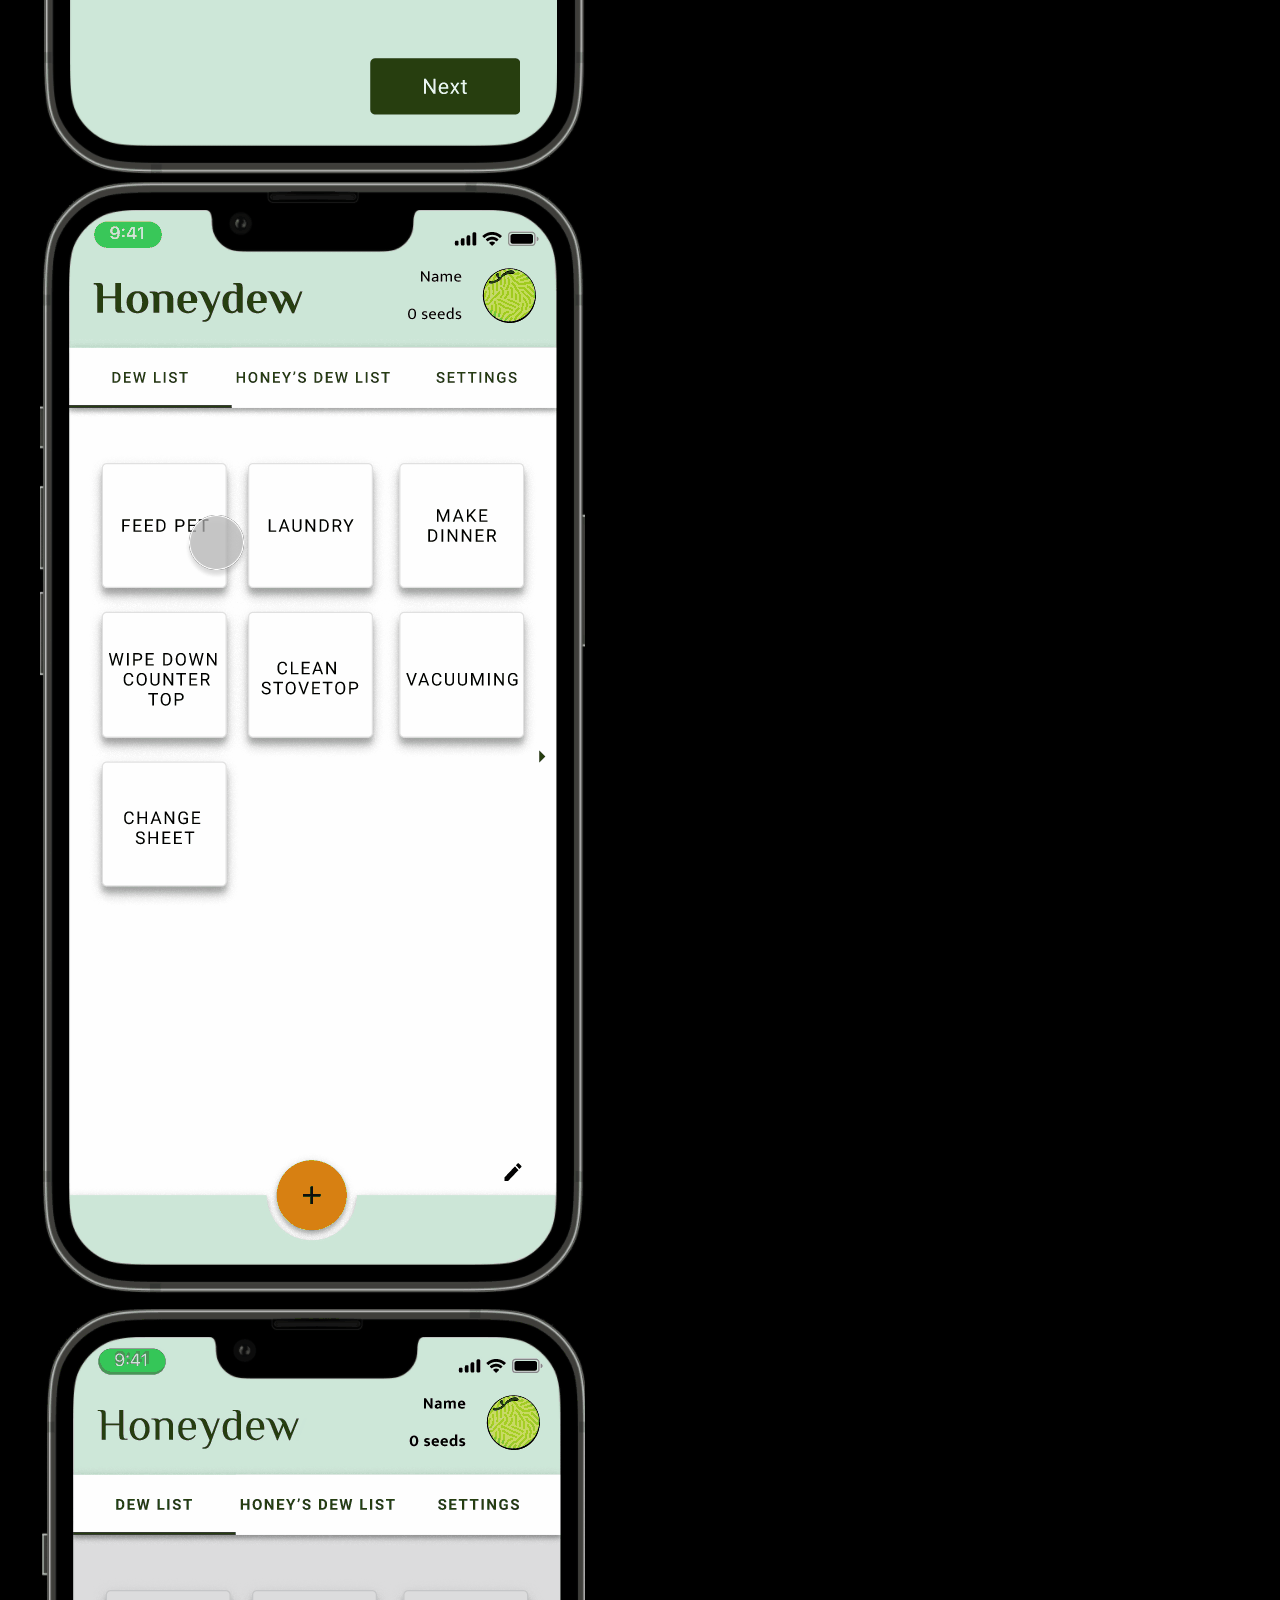
<file: case/case1.html>
<!DOCTYPE html>
<html lang='en'>

<head>
    <meta charset='UTF-8'>
    <meta http-equiv='X-UA-Compatible' content='IE=edge'>
    <meta name='viewport' content='width=device-width, initial-scale=1.0'>
    <link href='https://cdn.jsdelivr.net/npm/bootstrap@5.1.3/dist/css/bootstrap.min.css' rel='stylesheet' integrity='sha384-1BmE4kWBq78iYhFldvKuhfTAU6auU8tT94WrHftjDbrCEXSU1oBoqyl2QvZ6jIW3' crossorigin='anonymous'>
    <link href='https://fonts.googleapis.com/css?family=Jua' rel='stylesheet'>
    <link href='https://fonts.googleapis.com/css?family=Josefin Sans' rel='stylesheet'>
    <link rel='stylesheet' href='case1.css'>
    <script src='../index.js'></script>
    <title>HoneyDew</title>
</head>

<body>
    <div class='hero-image'>
        <div class='hero-text'>
            <img src='../img/phone1.png' class='phoneview' id='phone1'>
            <img src='../img/phone2.png' class='phoneview' id='phone2'>
        </div>
    </div>

    <div id='main'>
        <h class='strong'>
            <p1>Chores and who is (or isn't) doing them, </p1><br>
            <p1>Can become a major source of conflict in the lives of many couples.</p1><br><br>
            <p1><strong style='color: #E19408; font-size: larger; '>HoneyDew</strong> is here to help.</p1>
        </h>
    </div>

    <hr>

    <div class='row' id='overview'>
        <div class='container-md col-1' style='text-align: center; font-size: 230%;'>
            <br>
            <h>Overview</h>
            <br>
        </div>
        <div class='container-md col-9' style='text-align: center; font-size: 150%;'>
            <p>Couples often struggle to manage dividing household chores in a way that seems fair and equitable.</p>
            <br>
            <p>Honeydew wants to change that by making it fast and easy to divvy up housework.</p>
            <p>By helping assign and track household tasks, couples be happier and have more time to spend on the things they enjoy. </p>
        </div>
    </div>

    <hr>

    <div class='row' id='InitialResearch'>
        <h>Initial Research</h>
        <hr style='width: 19%; border: 1px solid black;'>
    </div>
    <div class='row justify-content-center' id='interview'>
        <div class='col-6'>
            <img src='../img/c1.png' style='margin-top: 5%; padding-left: 5%; max-width: 110%;'>
        </div>
        <div class='container-md col-4' style='text-align: left; font-size: 130%;'>
            <h3 style='font-size: 160%; text-align: center'>User interviews</h3>
            <div id='O1'>
                <p>Through research we were seeking to answer these questions: </p>
                <p> &#x220E; What are our users looking for in an app like this? </p>
                <p> &#x220E; Would our users make a habit of using this app? </p>
                <p> &#x220E; Would using the app help users with time management? </P>
                <P> &#x220E; Do users feel the need to divide household tasks?</p>
            </div>
            <div>
                <p>During our five interview, we discovered that cleaning, organizing, and lists were all very important, but our users need something that will hold their attention as well.</p>
                </p>
            </div>
        </div>
    </div>
    <div class='row justify-content-center'>
        <div>
            <h3 style='font-size: 200%; text-align: center'>Competitor Research</h3>
        </div>
    </div>
    <div class='row justify-content-center'>
        <div class='col-4'>
            <img src='../img/cc1.png'>
        </div>
        <div class='col-6'>
            <p style='font-size: 26px;'><strong>OurHome is a chore app for families</strong></p>
            <p>+ Designed for couples, families, and shared living (roommates).</p>
            <p>+ Offers rewards to users when chores completed.</p>
            <p> &#8722; Interface is a little cluttered.</p>
        </div>
    </div>
    <div class='row justify-content-center' style='margin-top: 8%; margin-left: 9%;'>
        <div class='col-6'>
            <p style='font-size: 26px;'><strong>Spotless is an app to help users plan out weekly chores</strong></p>
            <p>+ Simple & clear organization features.</p>
            <p>+ Abilities to set reminders. </p>
            <p> &#8722; No sharing feature. One user only.</p>
        </div>
        <div class='col-4'>
            <img src='../img/cc2.png '>
        </div>
    </div>
    <div class='row justify-content-center' style='margin-top: 8%;'>
        <div class='col-4'>
            <img src='../img/cc3.png'>
        </div>
        <div class='col-6'>
            <p style='font-size: 26px;'><strong>Habitica is gamified habit-forming app</strong></p>
            <p>+ The Gamified features are fun and engaging. </p>
            <p>+ Allows user to sort tasks into multiple lists (To-do, Daily, Habits).</p>
            <p> &#8722; Very feature heavy, could intimidate new users.</p>
        </div>
    </div>
    <div class='row justify-content-center'>
        <div style='margin-top: 10%; margin-bottom:8%;'>
            <p style='font-size: 30px; text-align: center '>
                After analyzing our interview data and observing chore apps in the market, <br>we believe the market needs an app like <strong style='color: #E19408; font-size: larger; '>HoneyDew</strong> specifically designed for people in a relationship.
            </p>
        </div>
    </div>

    <hr>

    <div class='row' id='DesignPhase'>
        <h>Design Phase</h>
        <hr style='width: 19%; border: 1px solid black;'>
    </div>
    <div class='row justify-content-center'>
        <h3>Digital Wireframes</h3>
    </div>
    <div class='row justify-content-center' id='Wireframes'>
        <div class='col-4'>
            <img src='../img/wf1.png' style='padding-left: 300px;'>
        </div>
        <div class='container-md col-6' style='text-align: left; font-size: 130%;'>
            <div id='D1' style='margin-top: 5%;'>
                <p>First, we started the design process with digital wireframes. That way, we could mock up something quickly and iterate on it with the first round of user testing.</p>
                <p>With the wireframes, we were able to define the user flow and basic features of our app. </p>
                <br>
                <br>
                <p><strong>what users can do with the app:</strong></p>
                <p> &#x220E; Users can create a profile, invite partners, and add chores to their homepage.</p>
                <p> &#x220E; Then they can choose to assign the chores to themself or their partner.</P>
                <P> &#x220E; After finishing the chores, they can mark as done and be awarded points for completion.</p>
                <P> &#x220E; The points can be spent on items in the avatar shop later on.</P>
            </div>
        </div>
    </div>
    <div class='row justify-content-center'>
        <div>
            <h3>Usability Testing</h3>
        </div>
    </div>
    <div class='container-md col-9' style='text-align: center; font-size: 150%;'>
        <p>After two user testing, we made the first iteration based on the feedback and changed some basic layouts.</p>
        <br>
        <p style='margin-top: 5%;'>The wireframe coaching screen used a toggle to assign chores between the user and their partner. We quickly learned that was confusing for the users. Therefore we changed it in the checkboxes.</p>
    </div>
    <div class='row justify-content-center' style='margin-top: 8%;'>
        <div class='col-5'>
            <h2 style='text-align: center;'>Before</h2>
            <img src='../img/wf3.png' class='Beforepic'>
        </div>
        <div class='col-5'>
            <h2 style='padding-left: 35%;'>After</h2>
            <img src='../img/wf2.png' class='Afterpic'>
        </div>
        <div class='container-md col-9' style='text-align: center; font-size: 150%; margin-top: 15%;'>
            <br>
            <p>Moving forward, we conducted AB testing for different layout options, changed the layout to cards instead of lists. </p>
        </div>
        <div class='row justify-content-center' style='margin-top: 8%; margin-bottom: 8%;'>
            <div class='col-5'>
                <h2 style='text-align: center;'>Before</h2>
                <img src='../img/wf5.png' class='Beforepic'>
            </div>
            <div class='col-5'>
                <h2 style='padding-left: 35%;'>After</h2>
                <img src='../img/wf4.png' class='Afterpic'>
            </div>
        </div>
    </div>

    <hr>

    <h2 style='font-size: 230%; text-align: center'>Final UI Design
        <hr style='width: 16%; border: 1px solid black;'>
    </h2>
    <div class='PG1'>
        <p>Our final UI design is a calm yet lively green like the color of honeydew and used the material UI layout as a template.</p>
    </div>
    <div style='background-color: black; '>
        <br>
        <h4>Basic walkthrough for HoneyDew</h4>
        <div class='row' id='walkthroughR'>
            <div class='col-3'>
                <img src='../img/Anima1.gif' class='walkthrough'>
            </div>
            <div class='col-3'>
                <img src='../img/Anima2.gif' class='walkthrough'>
            </div>
            <div class='col-3'>
                <img src='../img/Anima3.gif' class='walkthrough'>
            </div>
            <div class='col-3'>
                <img src='../img/Anima4.gif' class='walkthrough'>
            </div>
        </div>
    </div>
    <hr>
    <h2 style='font-size: 230%; text-align: center'>UX/UI Designer Team
        <hr style='width: 23%; border: 1px solid black;'>
    </h2>
    <div class='row justify-content-center' id='teamM'>
        <div class='col-3'>Manny McIvor </div>
        <div class='col-3'>Jessica Lemmon </div>
        <div class='col-3'>Jiaqian Zhao(JZ) </div>
    </div>
    <div id='caseInfo'>
        <p>My team and I conducted 5 user researcher interviews, wireframes with Figma then did 6 usability testing. </p>
        <p>Afterward, we made 3 iterations based on the feedback we collected. </p>
        <br>
        <p>My primary responsibilities were user interviews and the final prototype, etc.</p>
        <br>
        <p>Project start time: September 16th, 2021</p>
        <p>Project end time: October 5th, 2021</p>
    </div>

    <div class='PG1'>
        <P>If you are interested in the app and want to see a complete case study please contact me via <a href='mailto: workmailjz@gmail.com' style='font-weight: bold; font-size: larger; color: #2142AB;'>email.</a></P>
    </div>

    <div id='button'>
        <div class='d-grid gap-2 col-6 mx-auto'>
            <button type='button' class='btn btn-outline-success' onclick='closeWindow()'>
            <p>Return To Main Page</p>
        </button>
        </div>
    </div>
    <br>
</body>

</html>
</file>
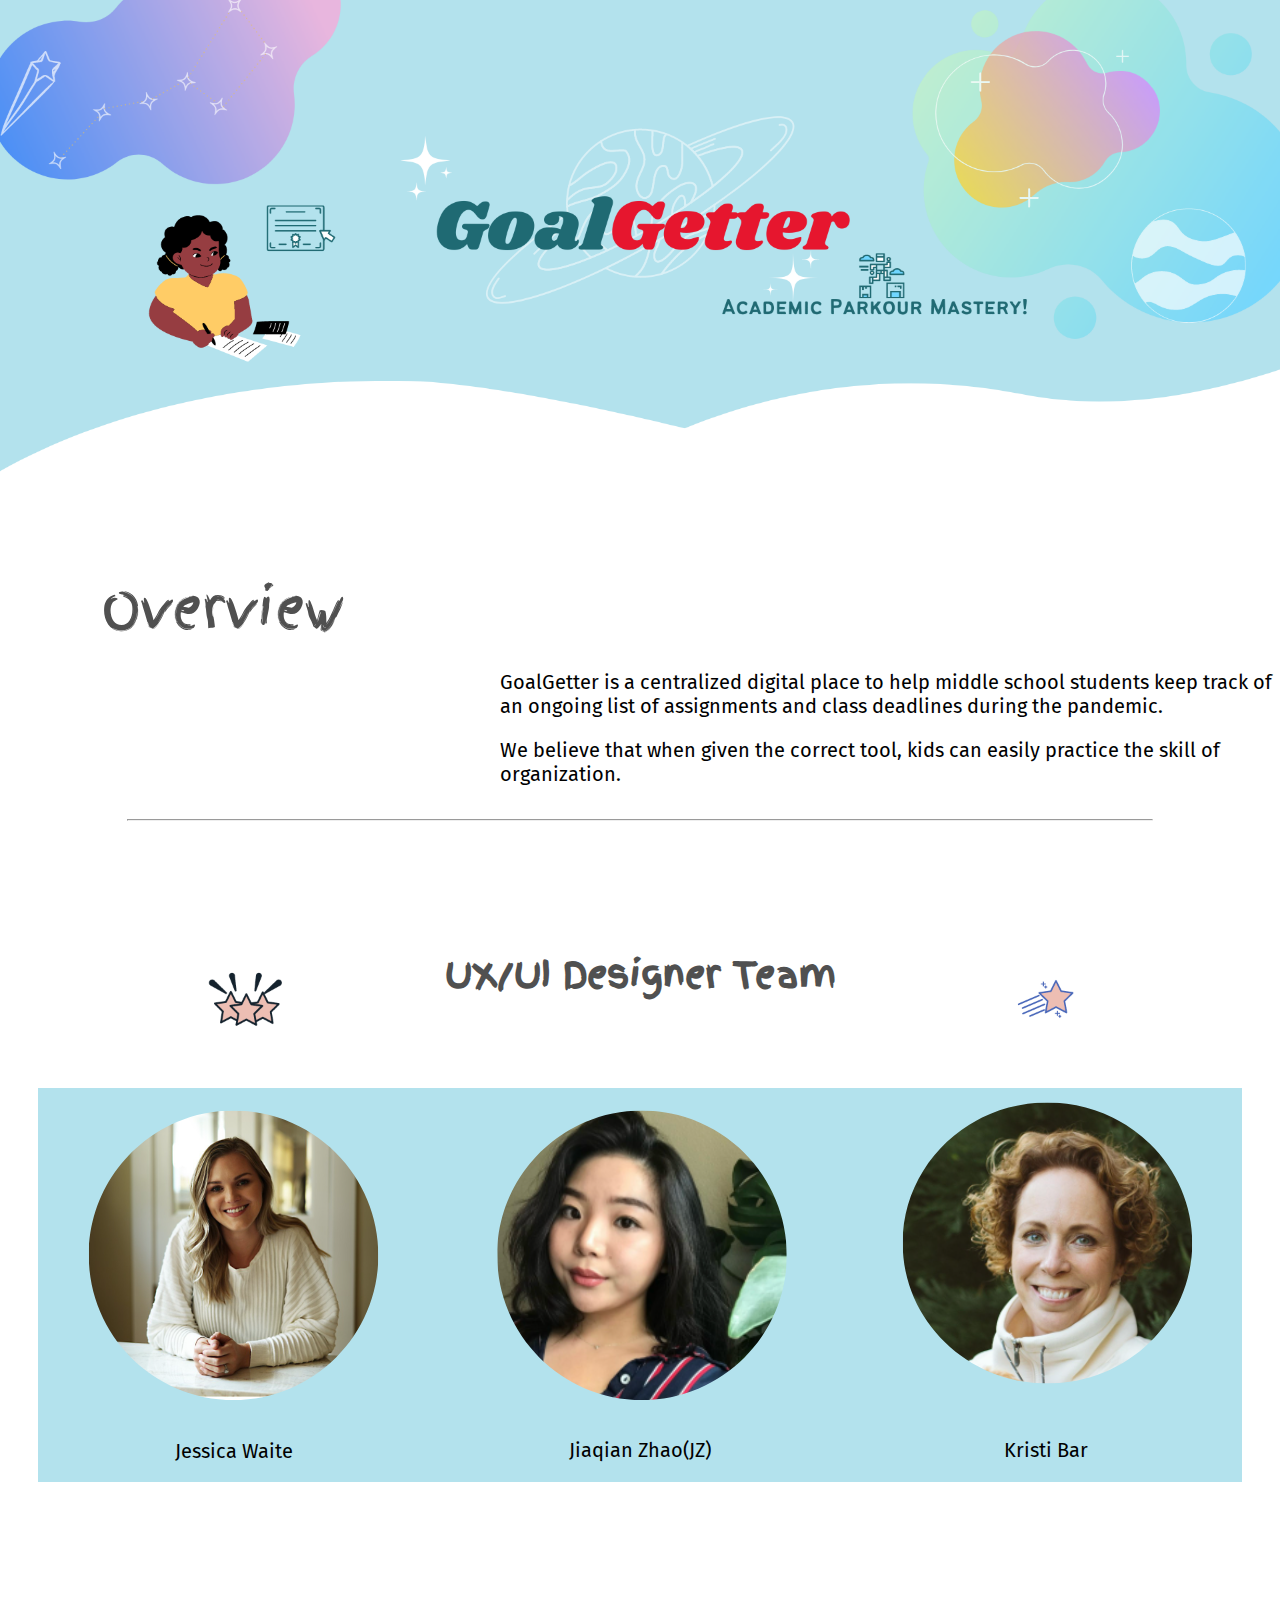
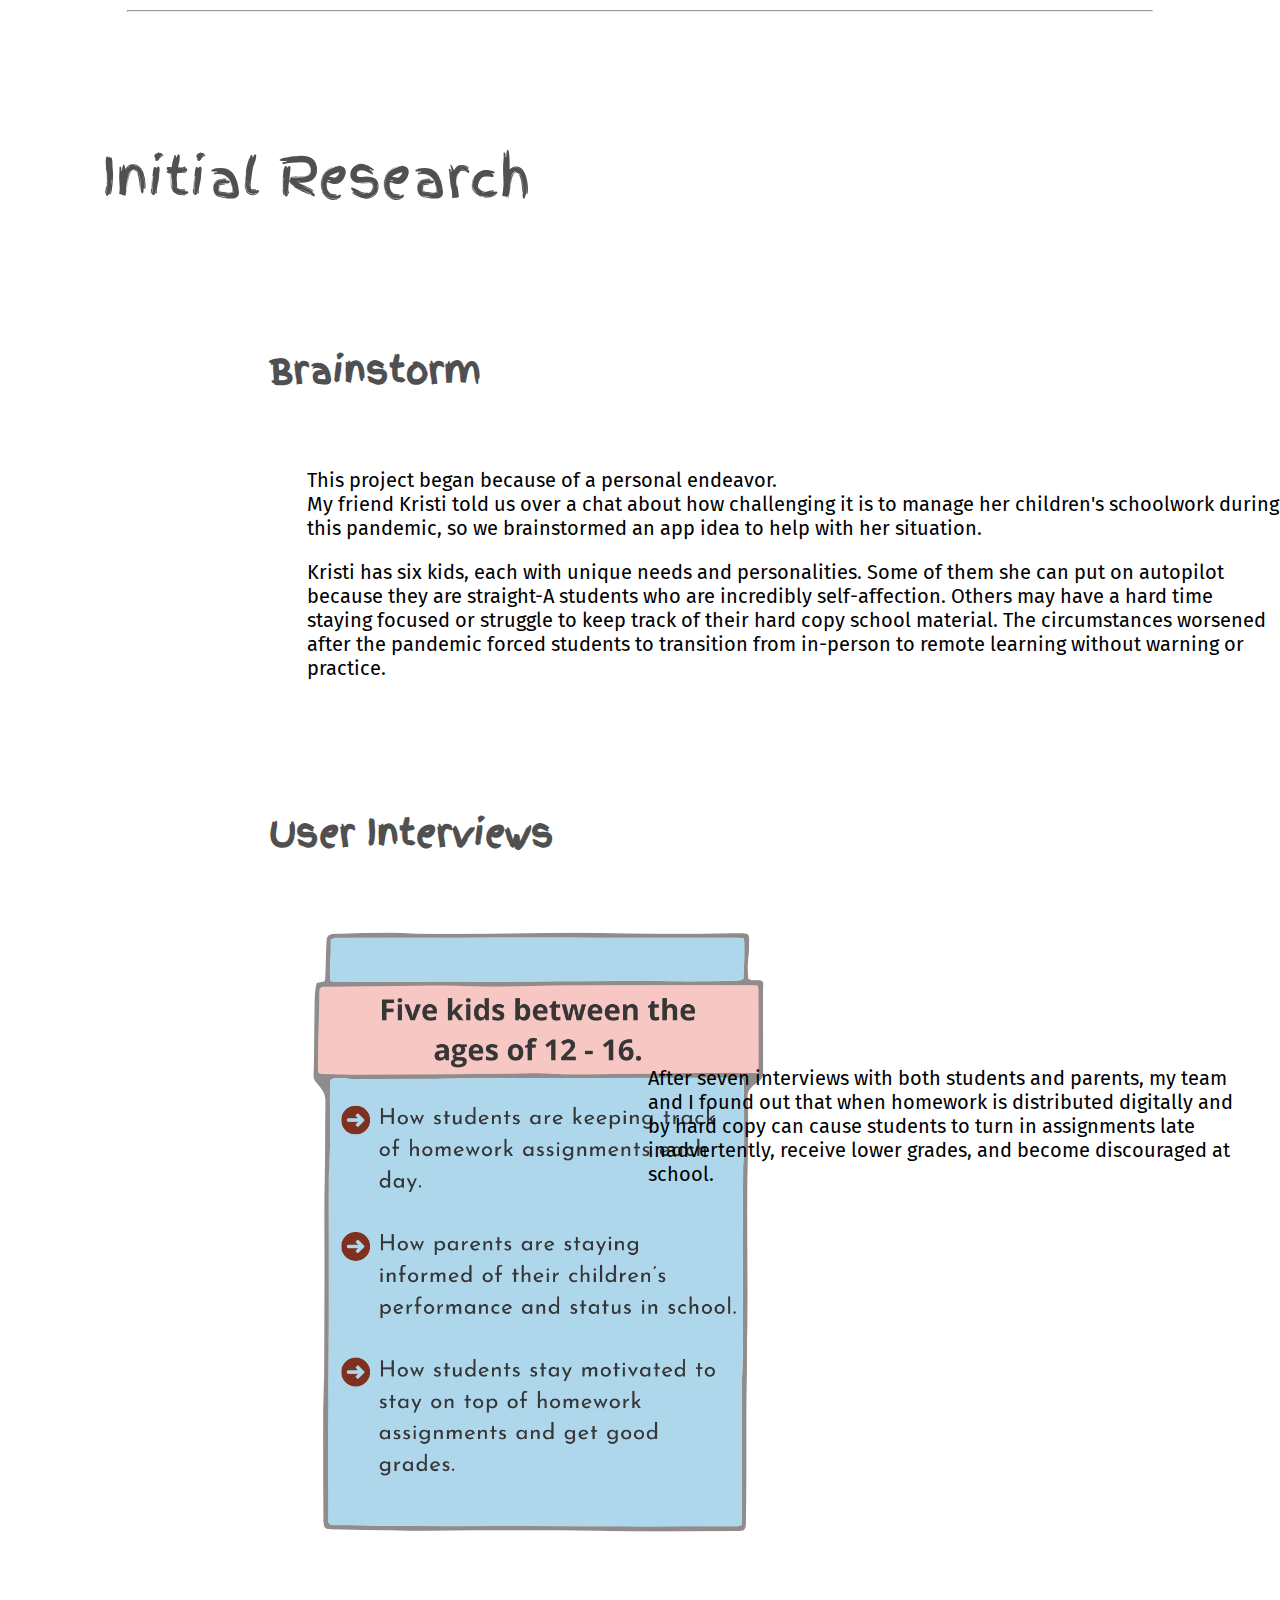
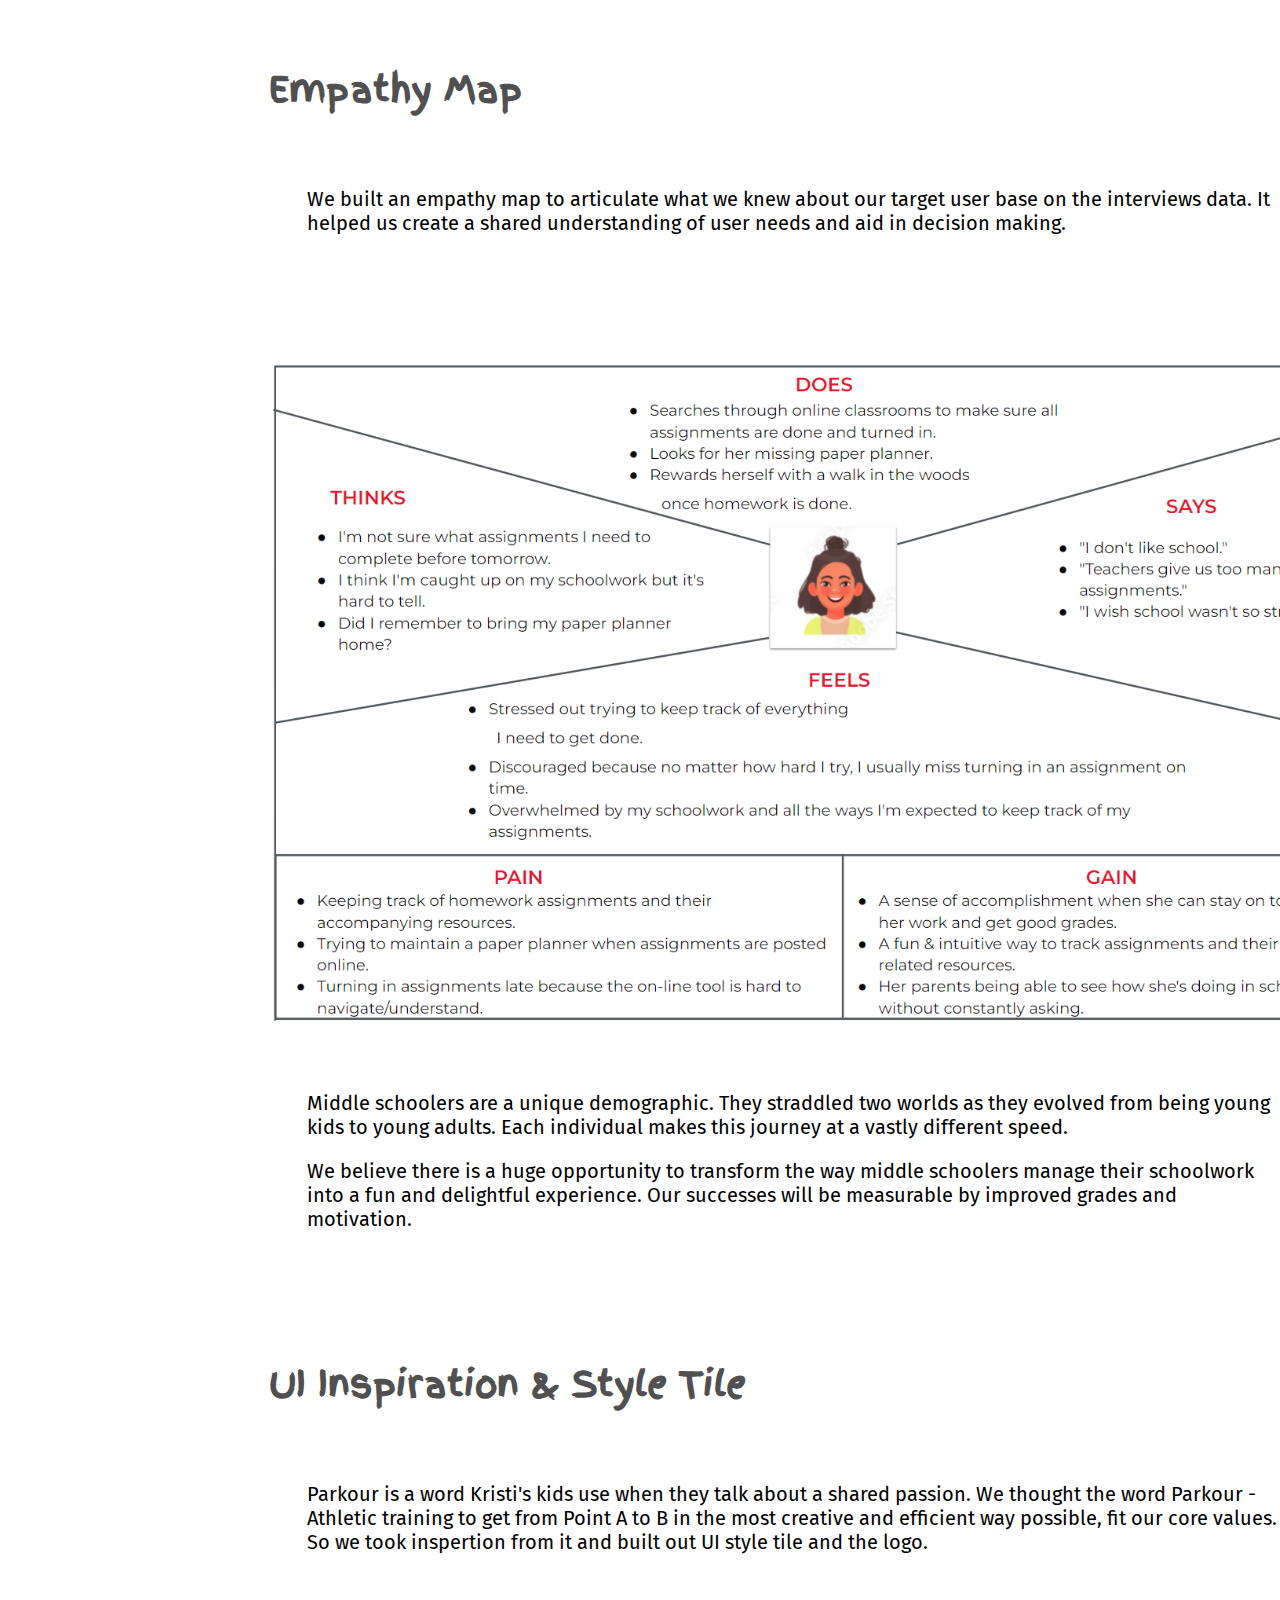
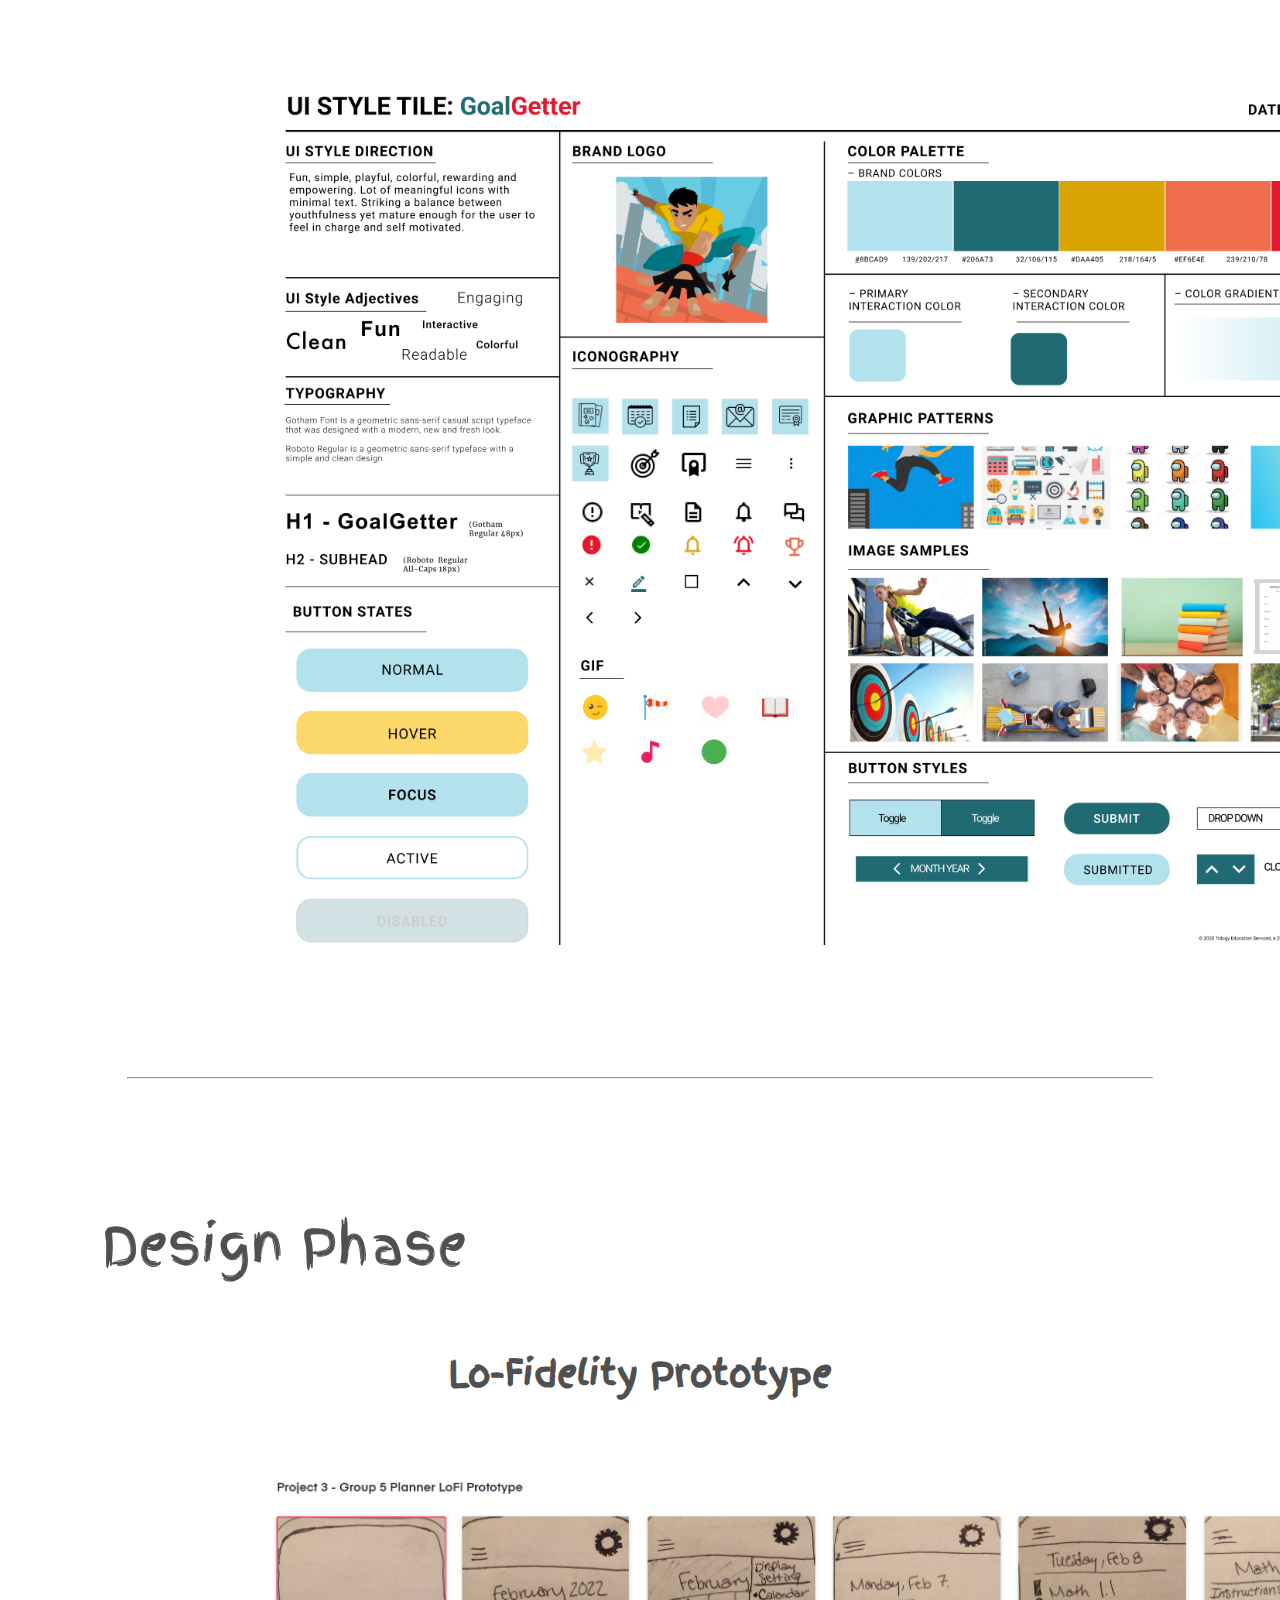
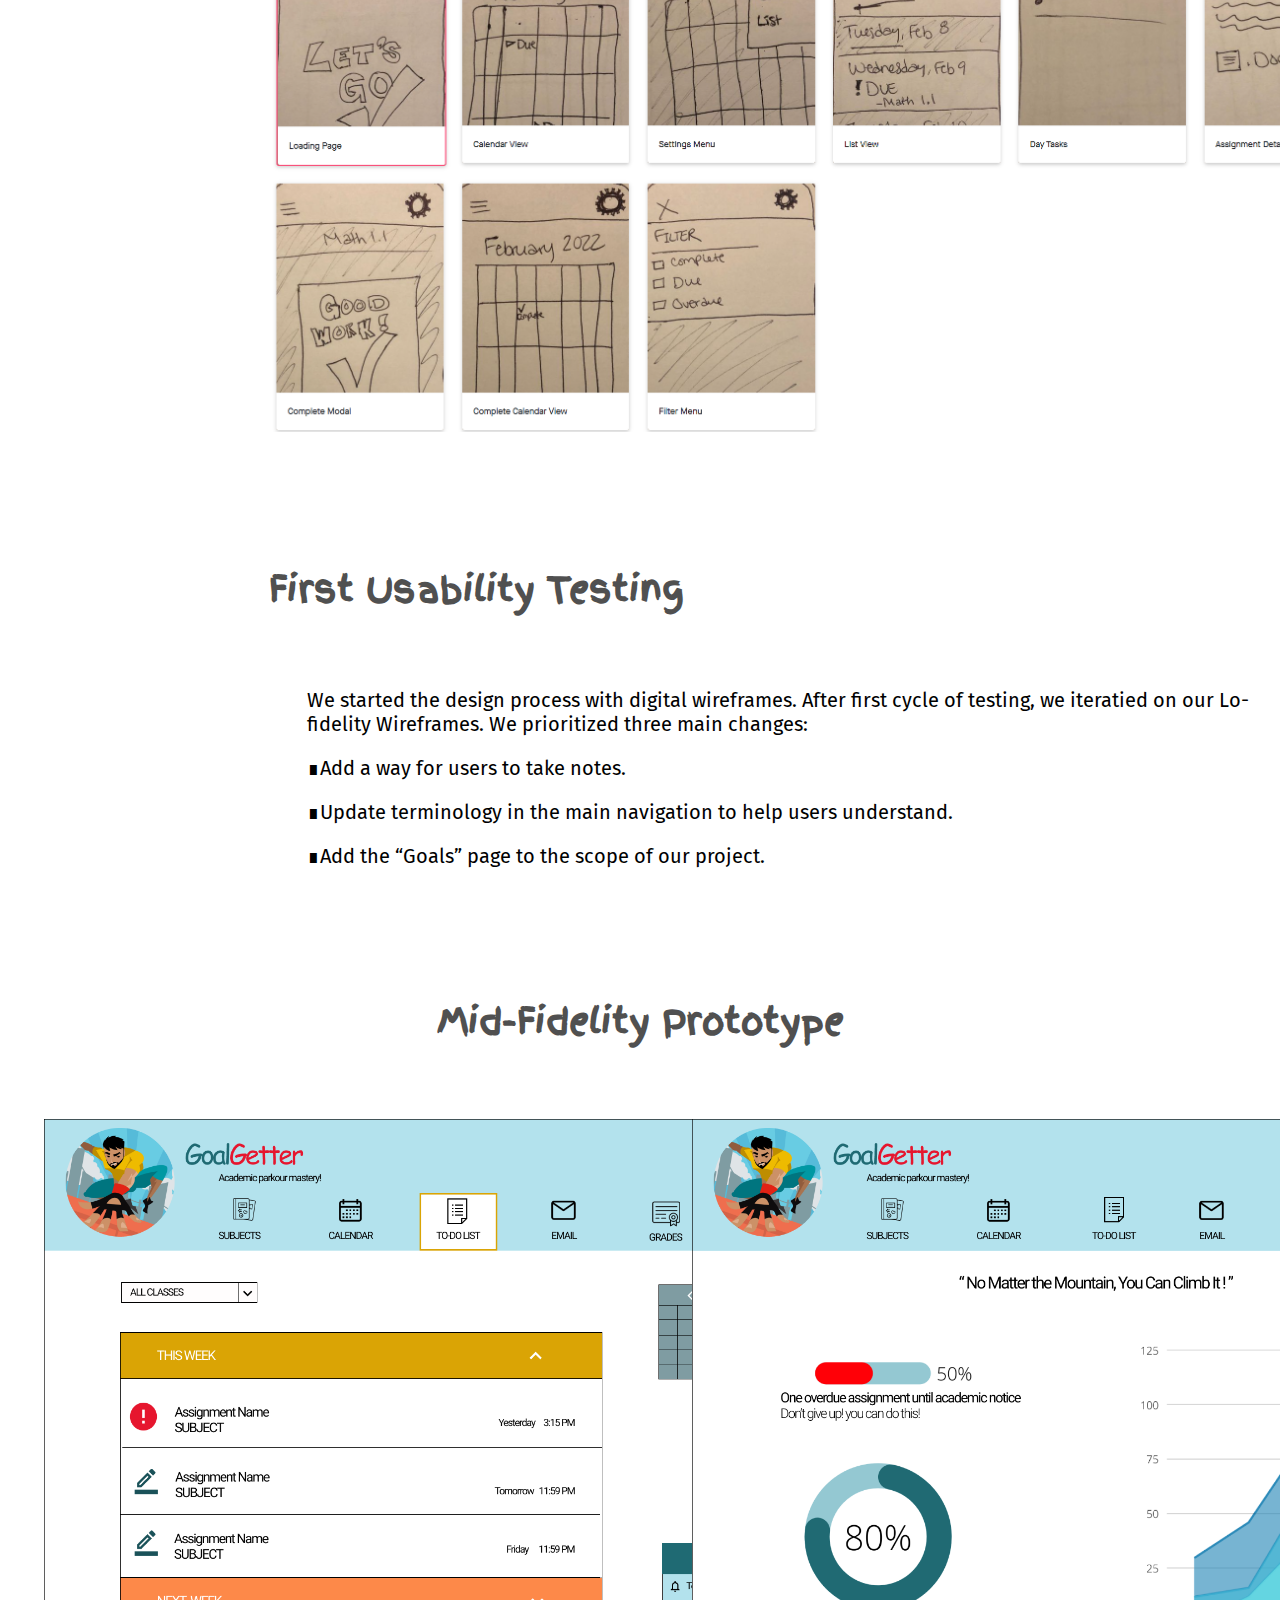
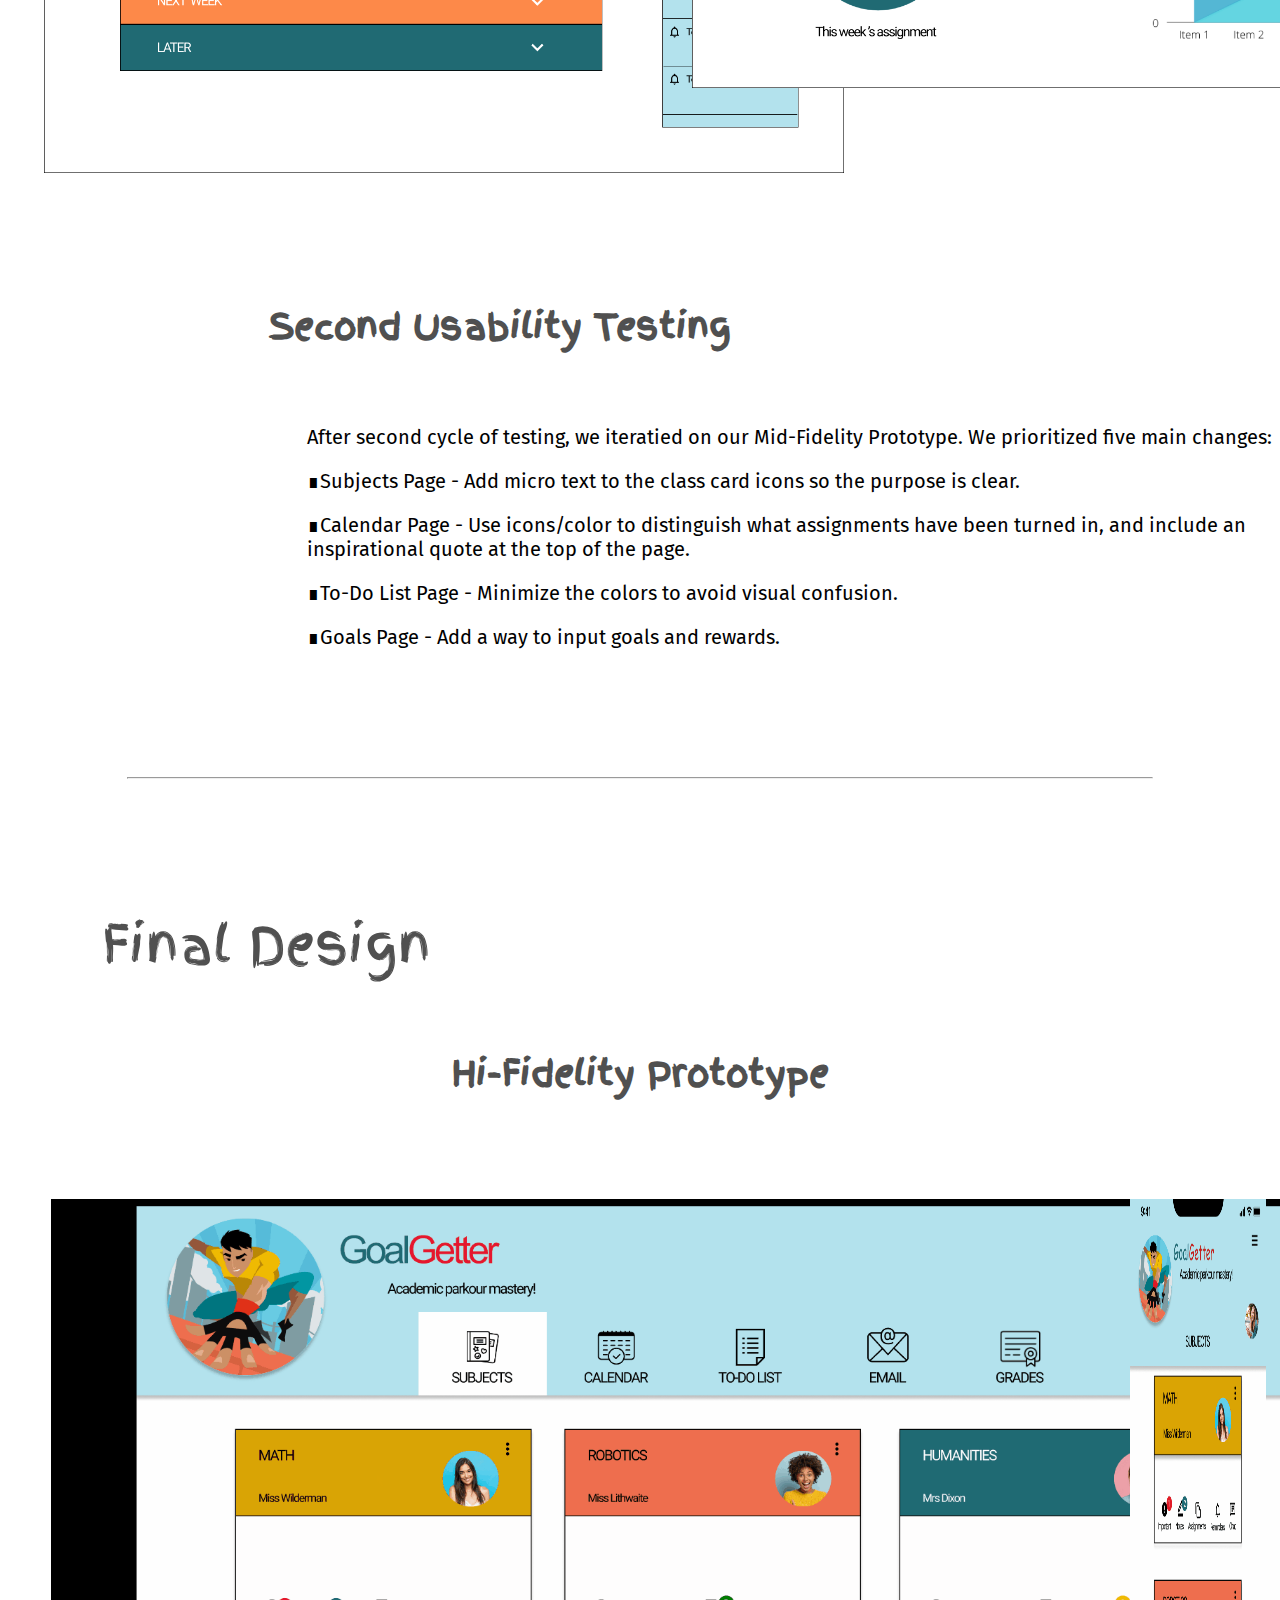
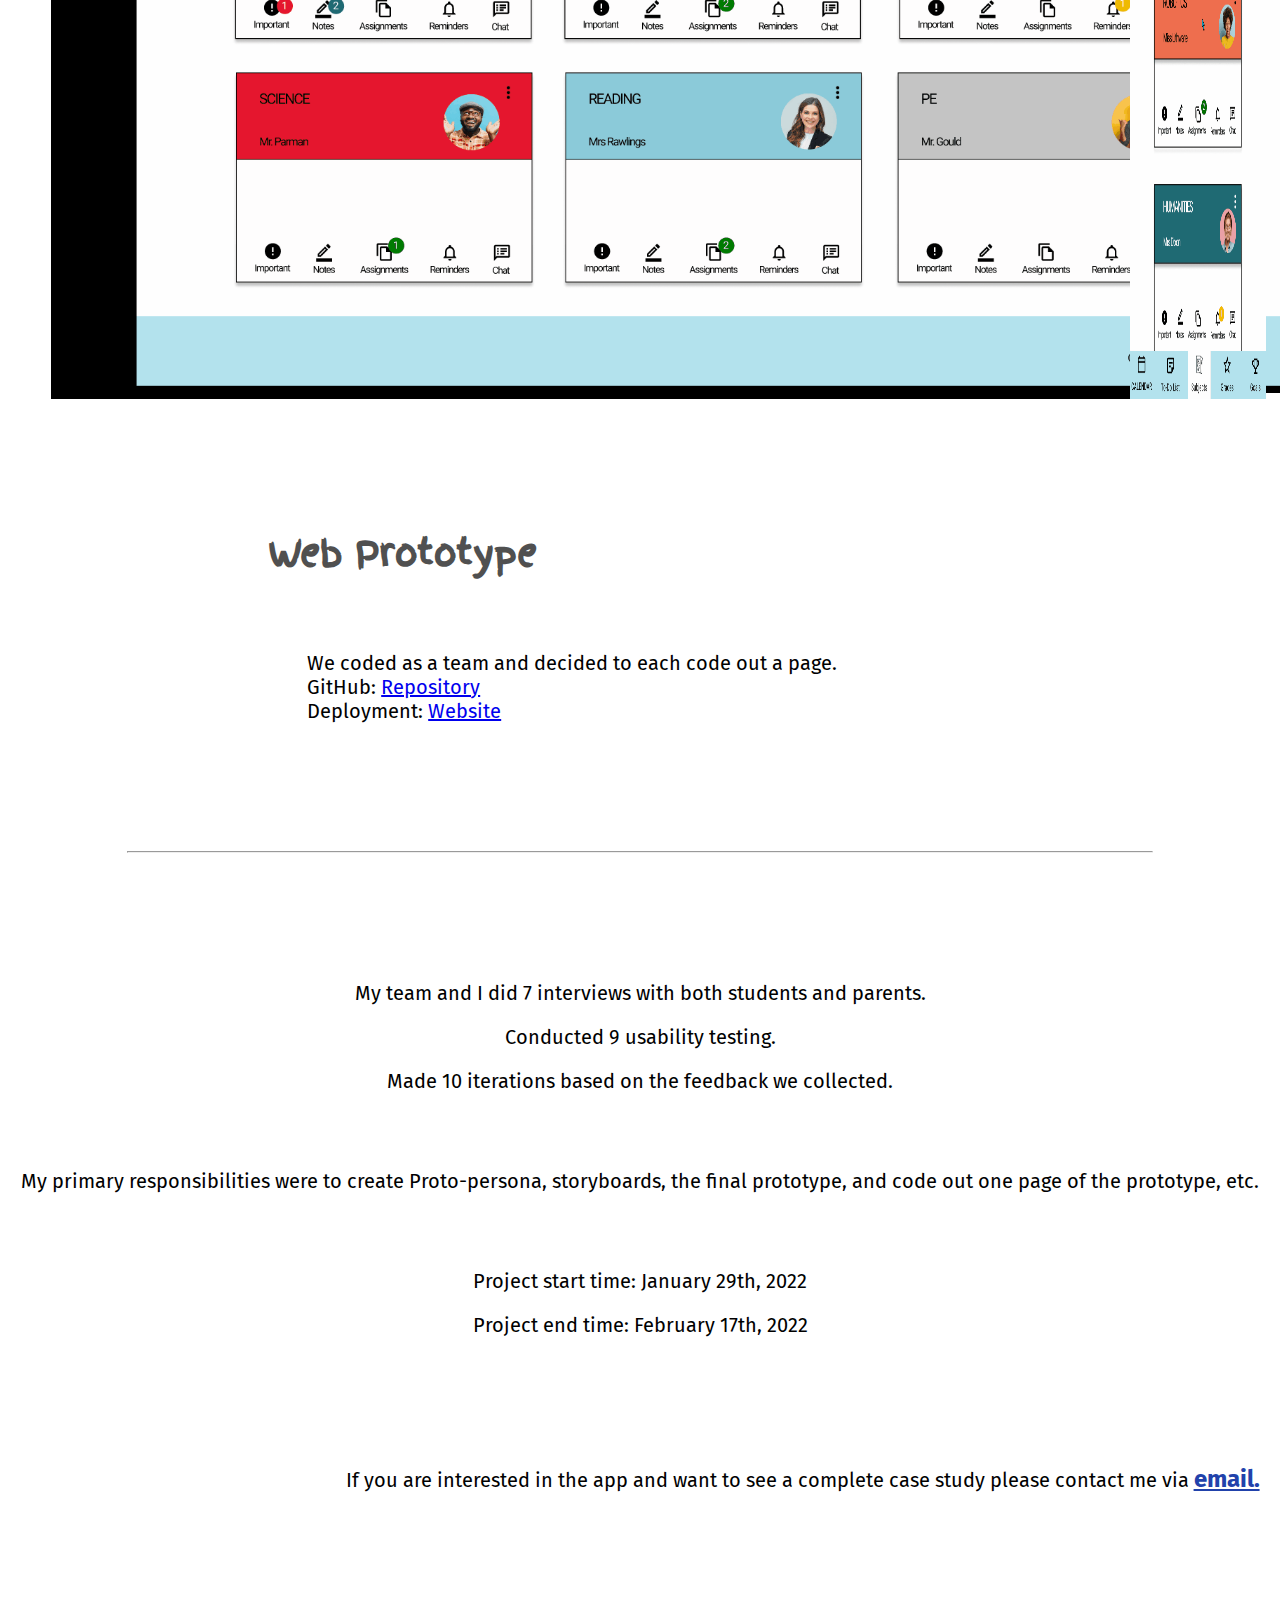
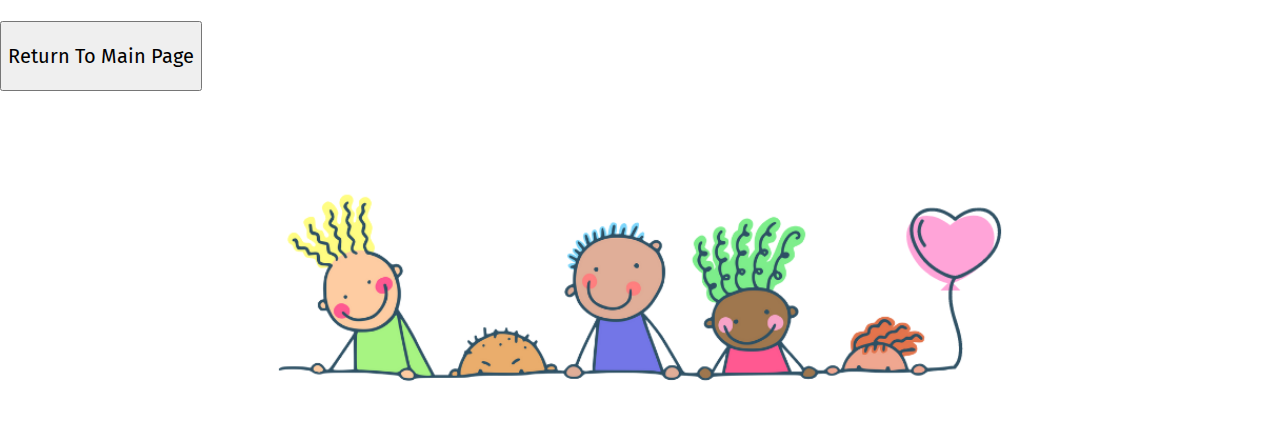
<file: case/case3.html>
<!DOCTYPE html>
<html lang='en'>

<head>
    <meta charset='UTF-8'>
    <meta http-equiv='X-UA-Compatible' content='IE=edge'>
    <meta name='viewport' content='width=device-width, initial-scale=1.0'>
    <link href='https://cdn.jsdelivr.net/npm/bootstrap@5.1.3/dist/css/bootstrap.min.css' rel='stylesheet' integrity='sha384-1BmE4kWBq78iYhFldvKuhfTAU6auU8tT94WrHftjDbrCEXSU1oBoqyl2QvZ6jIW3' crossorigin='anonymous'>
    <link href='https://fonts.googleapis.com/css?family=Finger Paint' rel='stylesheet'>
    <link href='https://fonts.googleapis.com/css?family=Fira Sans' rel='stylesheet'>
    <link rel='stylesheet' href='case3.css'>
    <script src='../index.js'></script>
    <title>GoalGetter</title>
</head>

<body>
    <div class='hero-image'>
        <div class='hero-text'></div>
        <h id='overview'>Overview</h>
        <div id='sum'>
            <p>GoalGetter is a centralized digital place to help middle school students keep track of an ongoing list of assignments and class deadlines during the pandemic. </p>
            <p>We believe that when given the correct tool, kids can easily practice the skill of organization. </p>
        </div>
    </div>

    <section>
        <hr>
        <div class='center' id='BG1'>
            <h1>UX/UI Designer Team</h1>
        </div>
        <div id='TeamM'>
            <img src='../img/TeamM1.png' class='menber'>
            <p>Jessica Waite</p>
            <img src='../img/TeamM2.png' class='menber'>
            <p>Jiaqian Zhao(JZ)</p>
            <img src='../img/TeamM3.png' class='menber'>
            <p>Kristi Bar</p>
        </div>
        <hr>

        <div class='L2title'>
            <h>Initial Research</h>
        </div>
        <div class='L3title'>
            <h1>Brainstorm</h1>
        </div>
        <div class='L1p'>
            <p>This project began because of a personal endeavor. <br>My friend Kristi told us over a chat about how challenging it is to manage her children's schoolwork during this pandemic, so we brainstormed an app idea to help with her situation. </p>
            <p>Kristi has six kids, each with unique needs and personalities. Some of them she can put on autopilot because they are straight-A students who are incredibly self-affection. Others may have a hard time staying focused or struggle to keep track
                of their hard copy school material. The circumstances worsened after the pandemic forced students to transition from in-person to remote learning without warning or practice. </p>
        </div>
        <div class='L3title'>
            <h1>User Interviews</h1>
        </div>
        <div class='PicAre'>
            <div id='intervPic'>
                <img src='../img/UserInt1.png' style='max-height: 600PX; margin-left: 49%;'>
            </div>
            <div style='max-width: 600PX; right: 40%; padding-top: 18%;'>
                <p>After seven interviews with both students and parents, my team and I found out that when homework is distributed digitally and by hard copy can cause students to turn in assignments late inadvertently, receive lower grades, and become
                    discouraged at school.</p>
            </div>
        </div>
        <div class='L3title'>
            <h1>Empathy Map</h1>
        </div>
        <div class='L1p'>
            <p>We built an empathy map to articulate what we knew about our target user base on the interviews data. It helped us create a shared understanding of user needs and aid in decision making. </p>
        </div>
        <img src='../img/GGEmpathyMap.png' style='max-width: 1120PX; margin-left: 21%;'>
        <div class='L1p' style='margin-top: 5%;'>
            <p>Middle schoolers are a unique demographic. They straddled two worlds as they evolved from being young kids to young adults. Each individual makes this journey at a vastly different speed.
            </p>
            <p>We believe there is a huge opportunity to transform the way middle schoolers manage their schoolwork into a fun and delightful experience. Our successes will be measurable by improved grades and motivation. </p>
        </div>
        <div class='L3title'>
            <h1>UI Inspiration & Style Tile</h1>
        </div>
        <div class='L1p'>
            <p>Parkour is a word Kristi's kids use when they talk about a shared passion. We thought the word Parkour - Athletic training to get from Point A to B in the most creative and efficient way possible, fit our core values. So we took inspertion
                from it and built out UI style tile and the logo.</p>
        </div>
        <img src='../img/GGstyle.png' style='max-width: 1120PX; margin-left: 21%;'>
        <hr>
        <div class='L2title'>
            <h>Design Phase</h>
        </div>
        <div class='center'>
            <h1>Lo-Fidelity Prototype</h1>
        </div>
        <img src='../img/GGWF.png' style='max-width: 1120PX; margin-left: 21%;'>
        <div class='L3title'>
            <h1>First Usability Testing</h1>
        </div>
        <div class='L1p'>
            <p>We started the design process with digital wireframes. After first cycle of testing, we iteratied on our Lo-fidelity Wireframes. We prioritized three main changes:</p>
            <p>&#x220E;Add a way for users to take notes.</p>
            <p>&#x220E;Update terminology in the main navigation to help users understand.</p>
            <p>&#x220E;Add the “Goals” page to the scope of our project. </p>
        </div>
        <div class='center'>
            <h1>Mid-Fidelity Prototype</h1>
        </div>
        <div class='PicAre'>
            <img src='../img/MidFiToDo.png' class='Mid-fi'>
            <img src='../img/MidFiGoals.png' class='Mid-fi'>
        </div>
        <div class='L3title'>
            <h1>Second Usability Testing</h1>
        </div>
        <div class='L1p'>
            <p>After second cycle of testing, we iteratied on our Mid-Fidelity Prototype. We prioritized five main changes:</p>
            <p>&#x220E;Subjects Page - Add micro text to the class card icons so the purpose is clear. </p>
            <p>&#x220E;Calendar Page - Use icons/color to distinguish what assignments have been turned in, and include an inspirational quote at the top of the page.</p>
            <p>&#x220E;To-Do List Page - Minimize the colors to avoid visual confusion.</p>
            <p>&#x220E;Goals Page - Add a way to input goals and rewards.</p>
        </div>
        <hr>
        <div class='L2title'>
            <h>Final Design</h>
        </div>
        <div class='center'>
            <h1>Hi-Fidelity Prototype</h1>
        </div>
        <div class='PicAre' style='background-color: black; margin: 4%;'>
            <img src='../img/Anima7.gif' class='Hi-fi'>
            <img src='../img/Anima8.gif' class='Hi-fi' style='padding-left: 39%;'>
        </div>
        <div class='L3title'>
            <h1>Web Prototype</h1>
        </div>
        <div class='L1p'>
            <p> We coded as a team and decided to each code out a page. <br>GitHub: <a href='https://github.com/JZSweet/p3-g5-goal-getters'>Repository</a>
                <br>Deployment: <a href='https://jzsweet.github.io/p3-g5-goal-getters/'>Website</a></p>
        </div>
        <hr>

        <div id='caseInfo'>
            <p>My team and I did 7 interviews with both students and parents. </p>
            <p>Conducted 9 usability testing.</p>
            <p>Made 10 iterations based on the feedback we collected.</p>
            <br><br>
            <p>My primary responsibilities were to create Proto-persona, storyboards, the final prototype, and code out one page of the prototype, etc.</p>
            <br><br>
            <p>Project start time: January 29th, 2022</p>
            <p>Project end time: February 17th, 2022</p>
        </div>

        <div class='L1p' style='padding-left: 3%;'>
            <p>If you are interested in the app and want to see a complete case study please contact me via
                <a href='mailto: workmailjz@gmail.com' style='font-weight: bold; font-size: larger; color: #2142AB;'>email.</a></p>
        </div>

    </section>

    <div id='button'>
        <div class='d-grid gap-2 col-6 mx-auto'>
            <button type='button' class='btn btn-outline-info' onclick='closeWindow()'>
               <p>Return To Main Page</p>
            </button>
        </div>
        <br>
    </div>


</body>

</html>
</file>
<file: styly.css>
.hamburgerMenu {
    display: none;
}

.header {
    overflow: hidden;
    border-bottom: 2px solid #BACAC6;
}

.responsive {
    width: 50%;
    max-width: 300px;
    height: auto;
    position: sticky;
    top: 13px;
    left: 24px;
}

.header a {
    float: left;
    color: #453539;
    text-align: center;
    padding: 12px;
    text-decoration: none;
    font-size: 18px;
    line-height: 25px;
    border-radius: 4px;
}

.header a:hover {
    background-color: #CABABE;
    color: #453539;
}

.header a.active {
    background-color: dodgerblue;
    color: white;
}

.header-right {
    background-color: #BACAC6;
    float: right;
    position: static;
    margin-top: 45px;
    padding-left: 30px;
    padding-right: 30px;
}

.footer {
    float: left;
    overflow: hidden;
}

footer {
    border-top: 2px solid #BACAC6;
    margin-bottom: 3%;
}

.footer-left a {
    float: left;
    color: #453539;
    text-align: center;
    padding: 12px;
    text-decoration: none;
    font-size: 18px;
    line-height: 25px;
    border-radius: 4px;
}

.footer-left a:hover {
    background-color: #CABABE;
    color: #453539;
}

.footer-left a.active {
    background-color: dodgerblue;
    color: white;
}

.footer-left {
    background-color: #BACAC6;
    float: right;
    padding-left: 30px;
    padding-right: 30px;
}

.footerR {
    float: right;
    width: 10%;
    height: auto;
}

small {
    text-align: center;
    padding-left: 30%;
}

section {
    padding-bottom: 3%;
}

#Headeing1 {
    padding-bottom: 70px;
}

.sectionHeading {
    font-family: sans-serif;
}

#JZpic {
    display: block;
    padding-right: 30px;
    padding-top: 60px;
}

#JZabout {
    width: 100%;
}

.grid {
    margin-top: 60px;
    margin-left: 25%;
    position: center;
    width: 60em;
}

#aboutme {
    display: flex;
    column-gap: 70px;
}

hr {
    width: 80%;
    margin-left: auto;
    margin-right: auto;
}

#jz2 {
    max-width: 30%;
    display: block;
    margin-left: auto;
    margin-right: auto;
    margin-top: 3%;
    margin-bottom: 3%;
}

#contactMe {
    margin-top: 4%;
    margin-bottom: 8%;
}

.bounceboy {
    animation: shake 2s;
    animation-iteration-count: infinite;
}

.bounceboy:hover {
    animation: shake 0.4s;
    animation-iteration-count: infinite;
}

@keyframes shake {
    0% {
        transform: translate(1px, 1px) rotate(0deg);
    }
    10% {
        transform: translate(-1px, -2px) rotate(-1deg);
    }
    20% {
        transform: translate(-3px, 0px) rotate(1deg);
    }
    30% {
        transform: translate(3px, 2px) rotate(0deg);
    }
    40% {
        transform: translate(1px, -1px) rotate(1deg);
    }
    50% {
        transform: translate(-1px, 2px) rotate(-1deg);
    }
    60% {
        transform: translate(-3px, 1px) rotate(0deg);
    }
    70% {
        transform: translate(3px, 1px) rotate(-1deg);
    }
    80% {
        transform: translate(-1px, -1px) rotate(1deg);
    }
    90% {
        transform: translate(1px, 2px) rotate(0deg);
    }
    100% {
        transform: translate(1px, -2px) rotate(-1deg);
    }
}

@media screen and (max-width: 480px) {
    .hamburgerMenu {
        display: block;
        float: right;
        padding-top: 7%;
        position: relative;
    }
    .header-right {
        float: none;
        display: none;
        flex-direction: column;
        justify-content: space-between;
        align-items: center;
    }
    .header-right a {
        color: #453539;
        font-size: 17px;
    }
    .responsive {
        width: 63%;
        height: auto;
    }
    #Headeing1,
    #Headeing2,
    #Headeing3,
    #Headeing4 {
        max-width: 70%;
        margin-left: 18%;
        padding: 0%;
    }
    .footerR {
        display: none;
    }
    .footer-left {
        float: left;
        padding: 0%;
    }
    .footer-left a {
        font-size: 14px;
    }
    small {
        font-size: 10px;
        padding: 0%;
    }
    section {
        display: flex;
        flex-flow: column;
        padding-bottom: 3%;
    }
    .sectionHeading {
        font-family: sans-serif;
        font-size: 18px;
    }
    #JZpic,
    #jz2 {
        display: block;
        max-height: auto;
        max-width: 295px;
        padding-left: 10%;
        padding-right: 0px;
        padding-top: 0px;
    }
    #PICsession {
        max-height: auto;
        max-width: fit-content;
        margin-bottom: 15%;
    }
    .grid {
        margin-top: 20px;
        margin-left: 0.5%;
        flex-flow: column;
        max-width: fit-content;
    }
    #aboutme {
        padding-top: 28px;
        padding-left: 28px;
        column-gap: 70px;
        max-width: 380px;
    }
    hr {
        width: 90%;
        margin-left: auto;
        margin-right: auto;
    }
    .UXUI,
    .fullStack {
        display: block;
        margin-left: auto;
    }
    #contactMe {
        font-size: 90%;
        margin-top: 10%;
        margin-bottom: 13%;
    }
    .bounceboy {
        margin-left: 45%;
    }
    body {
        max-width: fit-content;
    }
}
</file>
<file: case/case1.css>
body,
html {
    height: 100%;
    margin: 0;
    max-width: auto;
}

hr {
    width: 80%;
    margin-left: auto;
    margin-right: auto;
}

.hero-image {
    background-image: url("../img/HoneydewH.png");
    height: 120%;
    background-position: center;
    background-repeat: no-repeat;
    background-size: cover;
    position: relative;
}

.phoneview {
    max-height: 550px;
}

#phone1 {
    margin-top: 300px;
    margin-left: 30%;
}

#phone2 {
    margin-top: 490px;
    margin-left: 2%;
}

.strong {
    font-family: 'Jua';
    font-size: 32px;
}

#main {
    text-align: center;
    color: #3A3A3A;
    margin-bottom: 170px;
    margin-top: 3%;
}

#overview {
    margin-top: 170px;
    margin-bottom: 170px;
}

#overview,
#InitialResearch,
#DesignPhase,
#FinalDesign,
#Team {
    margin-top: 200px;
    margin-bottom: 200px;
    text-align: center;
}

h {
    font-family: 'Jua';
    font-size: 50px;
}

p {
    font-family: 'Josefin Sans';
    font-size: 22px;
}

h2 {
    margin-top: 10%;
    margin-bottom: 10%;
}

h3 {
    margin-top: 10%;
    margin-bottom: 10%;
    font-size: 180%;
    text-align: center;
}

.Afterpic {
    max-height: 700px;
    margin-left: 130PX;
}

.Beforepic {
    margin-left: 200PX;
}

h4 {
    text-align: center;
    font-size: 200%;
    color: bisque;
    margin-top: 10%;
}

#O1 {
    margin-top: 7%;
    margin-bottom: 8%;
}

#interview {
    margin-top: 4%;
}

.walkthrough {
    max-height: 65%;
}

#walkthroughR {
    margin-top: 8%;
    margin-top: 10%;
    padding-left: 40px;
}

.PG1 {
    text-align: center;
    font-size: 150%;
    margin-top: 8%;
    margin-bottom: 8%;
}

#caseInfo {
    text-align: center;
}

#teamM {
    font-size: 180%;
    font-family: 'Josefin Sans';
    margin-bottom: 14%;
    margin-left: 10%;
}

#button {
    background-image: url("../img/BG0.png");
    height: 400PX;
    background-position: center;
    background-repeat: no-repeat;
    background-size: cover;
    position: relative;
}

button {
    margin-top: 30%;
}
</file>
<file: case/case3.css>
body,
html {
    height: 80%;
    margin: 0;
    max-width: auto;
}

.hero-image {
    background-image: url("../img/GoalGetter.png");
    height: 120%;
    background-position: center;
    background-repeat: no-repeat;
    background-size: cover;
    position: relative;
}

h {
    font-size: 52px;
    font-family: 'Finger Paint';
    color: #505050;
}

h1 {
    font-size: 35px;
    font-family: 'Finger Paint';
    color: #505050;
    height: 100px;
}

p {
    font-family: 'Fira Sans';
    font-size: 20px;
}

.center {
    text-align: center;
    margin-top: 5%;
}

#overview {
    position: absolute;
    top: 570px;
    left: 8%;
}

hr {
    width: 80%;
    margin-left: auto;
    margin-right: auto;
    margin-top: 10%;
    margin-bottom: 10%;
}

#sum {
    position: absolute;
    top: 650px;
    left: 500px;
    font-size: 18px;
    max-width: 1000px;
}

.L2title {
    margin-left: 8%;
}

#BG1 {
    background-image: url("../img/BG1.png");
    height: 120%;
    background-position: center;
    background-repeat: no-repeat;
    background-size: cover;
    position: relative;
}

#TeamM {
    margin: 3%;
    column-count: 3;
    text-align: center;
    background-color: #B3E2ED;
}

#menber {
    display: block;
    margin-left: auto;
    margin-right: auto;
    max-width: 150%;
}

.L3title {
    margin-top: 10%;
    margin-left: 21%;
}

.L1p {
    max-width: 1050px;
    margin-left: 24%;
    margin-bottom: 10%;
}

.PicAre {
    column-count: 2;
}

.Mid-fi {
    max-width: 800px;
    display: block;
    margin-left: 7%;
}

.Hi-fi {
    max-width: 1280px;
    max-height: 800px;
    display: block;
    margin-left: 4%;
}

#caseInfo {
    text-align: center;
    margin-bottom: 10%;
}

#button {
    background-image: url("../img/GoalButton.png");
    height: 400PX;
    background-position: center;
    background-repeat: no-repeat;
    background-size: cover;
    position: relative;
}
</file>
